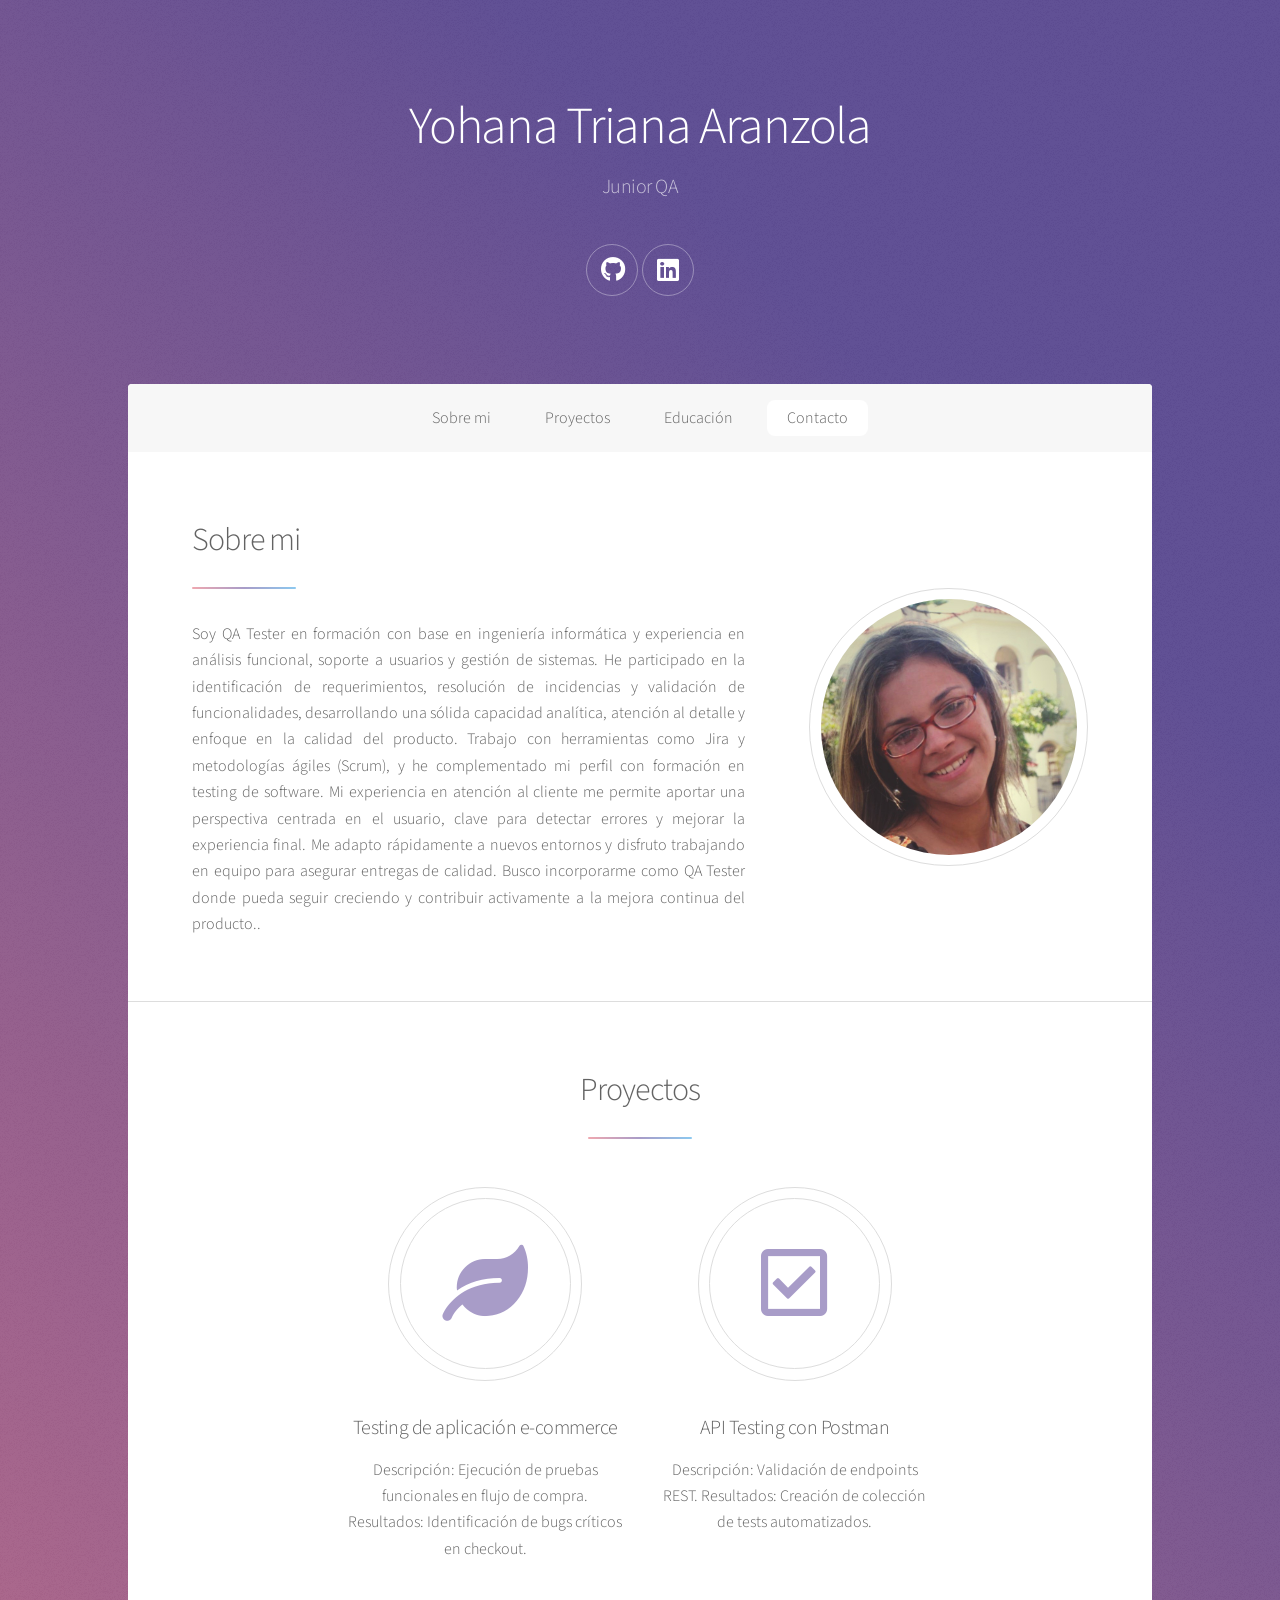
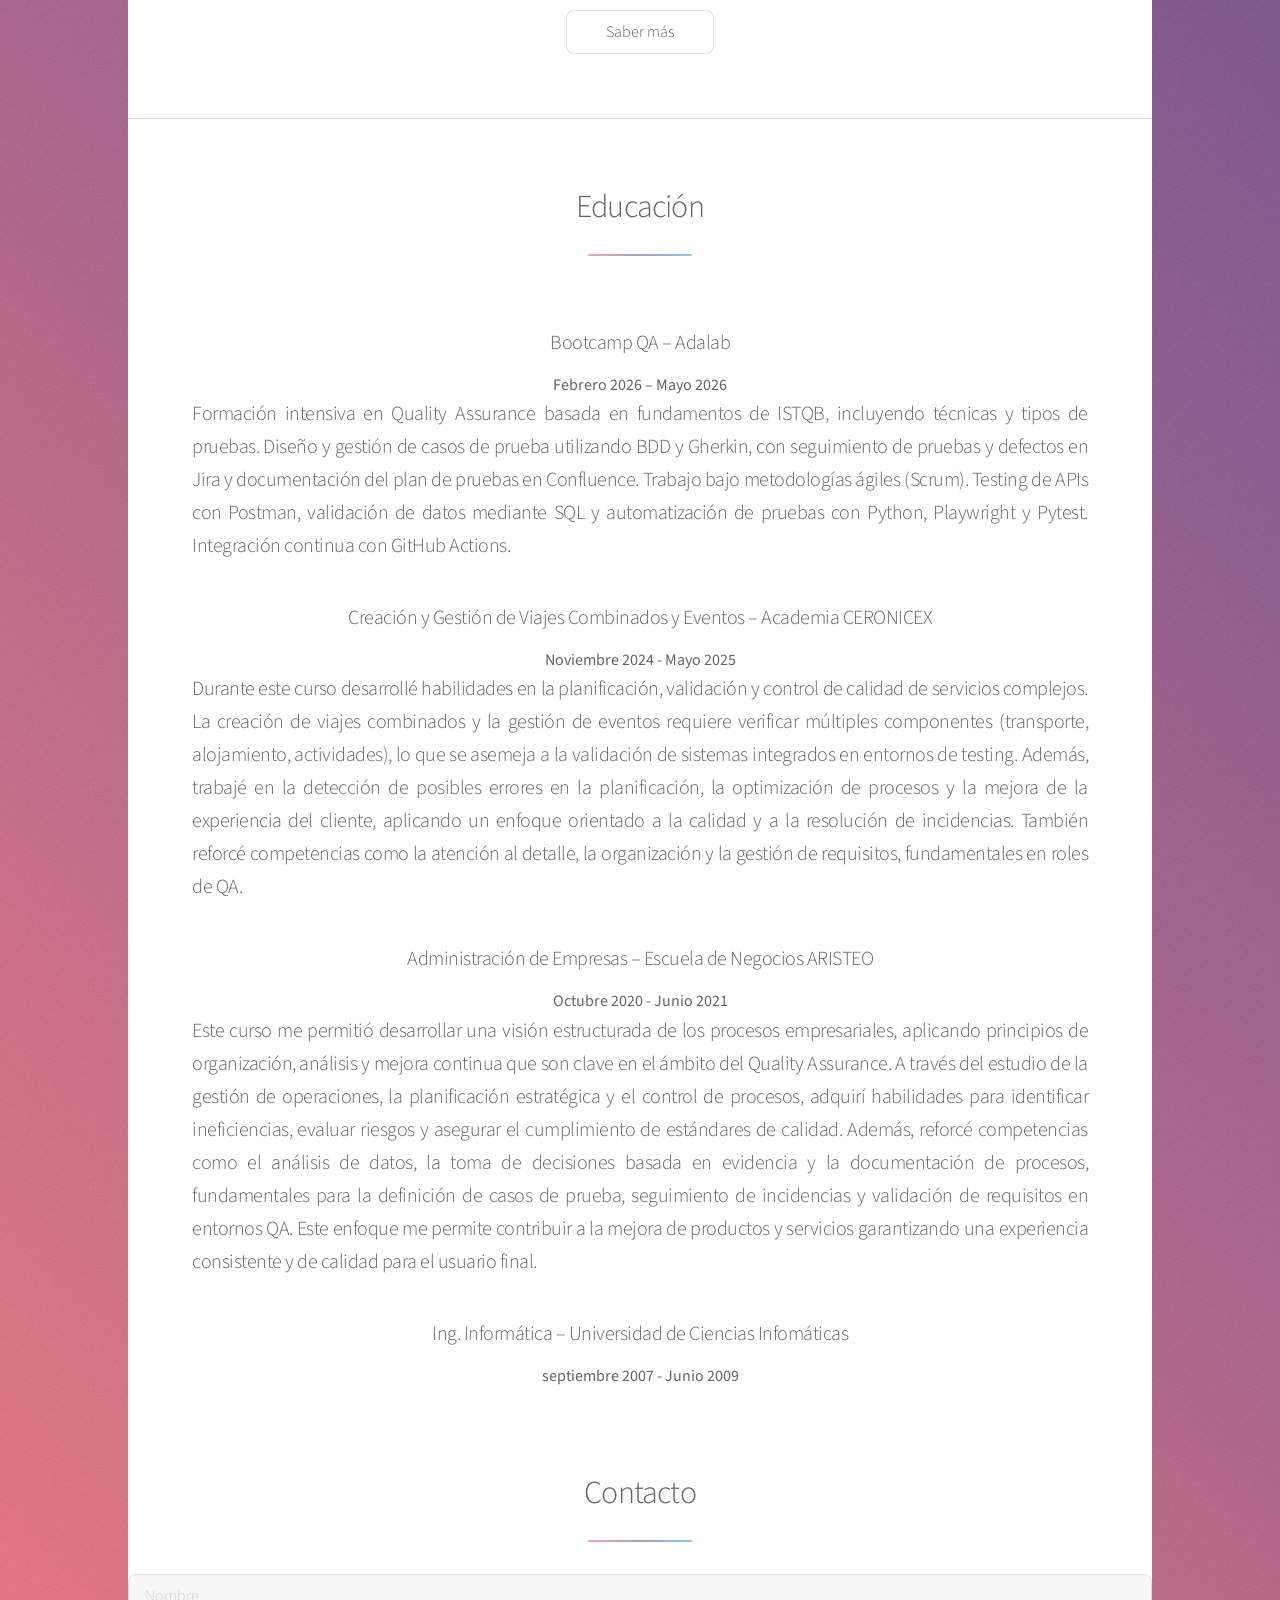
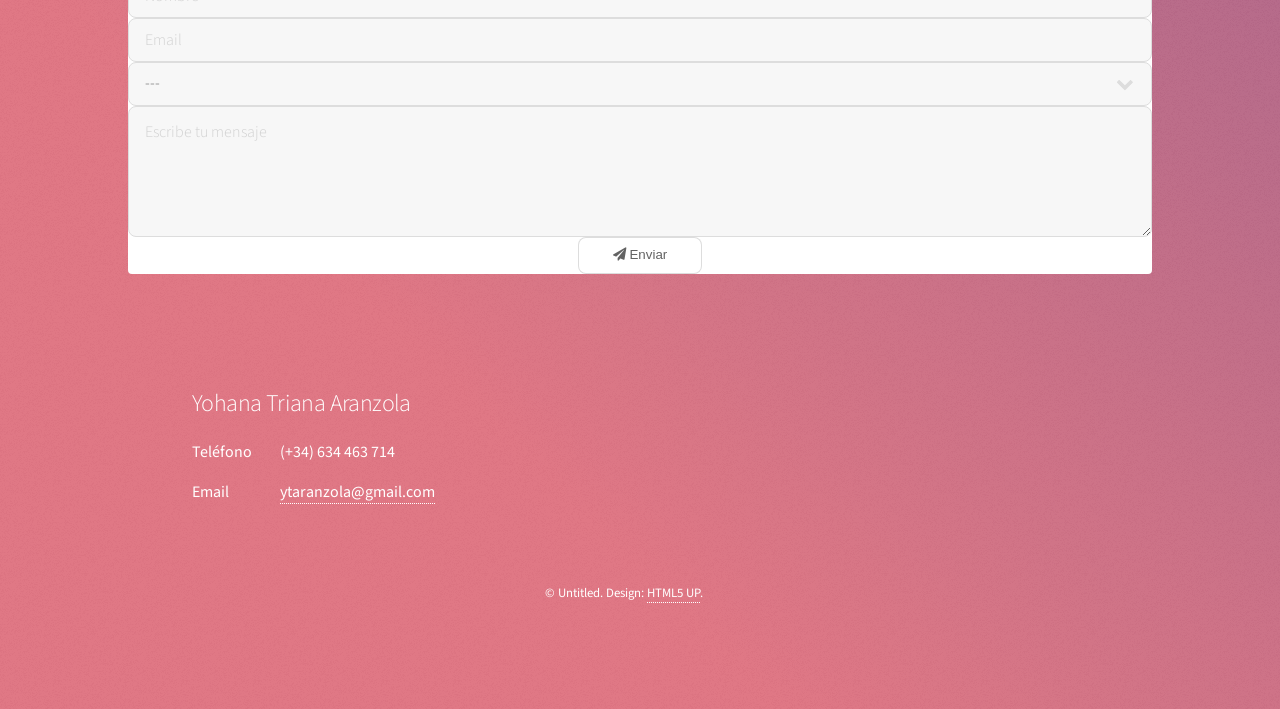
<file: index.html>
<!DOCTYPE HTML>
<!--
	Stellar by HTML5 UP
	html5up.net | @ajlkn
	Free for personal and commercial use under the CCA 3.0 license (html5up.net/license)
-->
<html>
	<head>
		<title>Yohana Triana Aranzola - Portfolio</title>
		<meta charset="utf-8" />
		<meta name="viewport" content="width=device-width, initial-scale=1, user-scalable=no" />
		<link rel="stylesheet" href="assets/css/main.css" />
		<noscript><link rel="stylesheet" href="assets/css/noscript.css" /></noscript>
	</head>
	<body class="is-preload">

		<!-- Wrapper -->
			<div id="wrapper">

				<!-- Header -->
					<header id="header" class="alt">
						
						<h1>Yohana Triana Aranzola</h1>
						<p>Junior QA<br />
						<p>
							<a id="linkgithub" href="https://github.com/Yohana2026" title="GitHub" class="icon brands fa-github alt"
								aria-label="GitHub"></a>
							<a id="linklinkedin" href="https://www.linkedin.com/in/yohanatriana/" title="LinkedIn" class="icon brands fa-linkedin alt"
								aria-label="LinkedIn"></a>
						</p>
					</header>

				<!-- Nav -->
					<nav id="nav">
						<ul>
							<li><a href="#sobremi" class="active">Sobre mi</a></li>
							<li><a href="#proyectos">Proyectos</a></li>
							<li><a href="#educacion">Educación</a></li>
							<li><a href="#contacto">Contacto</a></li>
						</ul>
					</nav>

				<!-- Main -->
					<div id="main">

						<!-- Sobre mi -->
							<section id="sobremi" class="main">
								<div class="spotlight">
									<div class="content">
										<header class="major">
											<h2>Sobre mi</h2>
										</header>
										<p style="text-align: justify;">Soy QA Tester en formación con base en ingeniería informática y experiencia en análisis funcional, soporte a usuarios
											y gestión de sistemas. He participado en la identificación de requerimientos, resolución de incidencias y validación
											de funcionalidades, desarrollando una sólida capacidad analítica, atención al detalle y enfoque en la calidad del
											producto. Trabajo con herramientas como Jira y metodologías ágiles (Scrum), y he complementado mi perfil con
											formación en testing de software. Mi experiencia en atención al cliente me permite aportar una perspectiva centrada
											en el usuario, clave para detectar errores y mejorar la experiencia final. Me adapto rápidamente a nuevos entornos y
											disfruto trabajando en equipo para asegurar entregas de calidad. Busco incorporarme como QA Tester donde pueda
											seguir creciendo y contribuir activamente a la mejora continua del producto..</p>
										<!--
											<ul class="actions">
											<li><a href="generic.html" class="button">Saber más</a></li>
										</ul>
										-->
									</div>
									<span class="image"><img src="images/pic01.jpg" alt="" /></span>
								</div>
							</section>

						<!-- First Section -->
							<section id="proyectos" class="main special">
								<header class="major">
									<h2>Proyectos</h2>
								</header>
								<ul class="features">
									<li>
										<span class="icon solid major style3 fa-leaf"></span>
										<h3>Testing de aplicación e-commerce</h3>
										<p>Descripción: Ejecución de pruebas funcionales en flujo de compra.
										
										Resultados: Identificación de bugs críticos en checkout.</p>
									</li>
									<li>
										<span class="icon major style3 far fa-check-square"></span>
										<h3>API Testing con Postman</h3>
										<p>Descripción: Validación de endpoints REST.
										
											Resultados: Creación de colección de tests automatizados.</p>
									</li>
									<!---
									<li>
										<span class="icon major style5 fa-gem"></span>
										<h3>Dolor nullam</h3>
										<p>Sed lorem amet ipsum dolor et amet nullam consequat a feugiat consequat tempus veroeros sed consequat.</p>
									</li>
								-->
									
								</ul>
								<footer class="major">
									<ul class="actions special">
										<li><a href="generic.html" class="button">Saber más</a></li>
									</ul>
								</footer>
							</section>

						<!-- Second Section -->
							<section id="educacion" class="main special">
								<header class="major">
									<h2>Educación</h2>
									<!--
									<p>Donec imperdiet consequat consequat. Suspendisse feugiat congue<br />
									posuere. Nulla massa urna, fermentum eget quam aliquet.</p>
								</header>
								<ul class="statistics">
									<li class="style1">
										<span class="icon solid fa-code-branch"></span>
										<strong>5,120</strong> Etiam
									</li>
									<li class="style2">
										<span class="icon fa-folder-open"></span>
										<strong>8,192</strong> Magna
									</li>
									<li class="style3">
										<span class="icon solid fa-signal"></span>
										<strong>2,048</strong> Tempus
									</li>
									<li class="style4">
										<span class="icon solid fa-laptop"></span>
										<strong>4,096</strong> Aliquam
									</li>
									<li class="style5">
										<span class="icon fa-gem"></span>
										<strong>1,024</strong> Nullam
									</li>
								</ul>
							-->
							
								<p class="content"></p> 
									<h3>Bootcamp QA – Adalab</h3><strong>Febrero 2026 – Mayo 2026</strong>
									<p style="text-align: justify;">Formación intensiva en Quality Assurance basada en fundamentos de ISTQB, incluyendo técnicas y tipos de pruebas.
										Diseño y gestión de casos de prueba utilizando BDD y Gherkin, con seguimiento de pruebas y defectos en Jira y
										documentación del plan de pruebas en Confluence. Trabajo bajo metodologías ágiles (Scrum). Testing de APIs con
										Postman, validación de datos mediante SQL y automatización de pruebas con Python, Playwright y Pytest. Integración
										continua con GitHub Actions.
									</p>
									<h3>Creación y Gestión de Viajes Combinados y Eventos – Academia CERONICEX</h3><strong>Noviembre 2024 - Mayo 2025</strong>
									<p style="text-align: justify;">Durante este curso desarrollé habilidades en la planificación, validación y control de calidad de servicios
										complejos. La creación de viajes combinados y la gestión de eventos requiere verificar múltiples componentes
										(transporte, alojamiento, actividades), lo que se asemeja a la validación de sistemas integrados en entornos de
										testing. Además, trabajé en la detección de posibles errores en la planificación, la optimización de procesos y la
										mejora de la experiencia del cliente, aplicando un enfoque orientado a la calidad y a la resolución de incidencias.
										También reforcé competencias como la atención al detalle, la organización y la gestión de requisitos, fundamentales
										en roles de QA.
									</p>
									<h3>Administración de Empresas – Escuela de Negocios ARISTEO</h3><strong>Octubre 2020 - Junio 2021</strong>
									<p style="text-align: justify;">Este curso me permitió desarrollar una visión estructurada de los procesos empresariales, aplicando principios de
										organización, análisis y mejora continua que son clave en el ámbito del Quality Assurance. A través del estudio de
										la gestión de operaciones, la planificación estratégica y el control de procesos, adquirí habilidades para
										identificar ineficiencias, evaluar riesgos y asegurar el cumplimiento de estándares de calidad. Además, reforcé
										competencias como el análisis de datos, la toma de decisiones basada en evidencia y la documentación de procesos,
										fundamentales para la definición de casos de prueba, seguimiento de incidencias y validación de requisitos en
										entornos QA. Este enfoque me permite contribuir a la mejora de productos y servicios garantizando una experiencia
										consistente y de calidad para el usuario final.
									</p>
									<h3>Ing. Informática – Universidad de Ciencias Infomáticas</h3><strong> septiembre 2007 - Junio 2009
								</p>
                <!--
								<footer class="major">
									<ul class="actions special">
										<li><a href="generic.html" class="button">Saber más</a></li>
									</ul>
								</footer>
                -->
							
								
							</section>

						<!-- Get Started -->
							<section id="contacto" class="main special">
								<header class="major">
									<h2>Contacto</h2>
									<form id="contactForm" onsubmit="return enviarFormulario(event)">
										<input id="nombre" type="text" placeholder="Nombre" />
										<input id="email" type="email" placeholder="Email" required />
										<select id="asunto" required>
											<option value="">---</option>
											<option value="info">Información</option>
											<option value="job">Oferta Trabajo</option>
											<option value="other">Otro</option>
										</select>
										<textarea id="mensaje" rows="4" placeholder="Escribe tu mensaje" required maxlength="500"></textarea>
										
										<button id="enviar" type="submit">
											<i class="fa fa-paper-plane"></i> Enviar
										</button>
									</form>
									<p id="formMessage"></p>
								</header>
								<!--footer class="major">
									<ul class="actions special">
										<li><a href="generic.html" class="button primary">Get Started</a></li>
										<li><a href="generic.html" class="button">Learn More</a></li>
									</ul>
								</footer>-->
							</section>

					</div>

				<!-- Footer -->
					<footer id="footer">
						<!--
						<section>
							<h2>Aliquam sed mauris</h2>
							<p>Sed lorem ipsum dolor sit amet et nullam consequat feugiat consequat magna adipiscing tempus etiam dolore veroeros. eget dapibus mauris. Cras aliquet, nisl ut viverra sollicitudin, ligula erat egestas velit, vitae tincidunt odio.</p>
							<ul class="actions">
								<li><a href="generic.html" class="button">Learn More</a></li>
							</ul>
						</section>
						-->
						<section>
							<h2>Yohana Triana Aranzola</h2>
							<dl class="alt">
								<dt>Teléfono</dt>
								<dd>(+34) 634 463 714</dd>
								<dt>Email</dt>
								<dd><a href="#">ytaranzola@gmail.com</a></dd>
							</dl>
							<!--
							<ul class="icons">
								<li><a href="#" class="icon brands fa-twitter alt"><span class="label">Twitter</span></a></li>
								<li><a href="#" class="icon brands fa-facebook-f alt"><span class="label">Facebook</span></a></li>
								<li><a href="#" class="icon brands fa-instagram alt"><span class="label">Instagram</span></a></li>
								<li><a href="#" class="icon brands fa-github alt"><span class="label">GitHub</span></a></li>
								<li><a href="#" class="icon brands fa-dribbble alt"><span class="label">Dribbble</span></a></li>
							</ul>
							-->
						</section>
						<p class="copyright">&copy; Untitled. Design: <a href="https://html5up.net">HTML5 UP</a>.</p>
					</footer>

			</div>

		<!-- Scripts -->
		    <script src="script.js" defer></script>
			<script src="assets/js/jquery.min.js"></script>
			<script src="assets/js/jquery.scrollex.min.js"></script>
			<script src="assets/js/jquery.scrolly.min.js"></script>
			<script src="assets/js/browser.min.js"></script>
			<script src="assets/js/breakpoints.min.js"></script>
			<script src="assets/js/util.js"></script>
			<script src="assets/js/main.js"></script>

	</body>
</html>
</file>
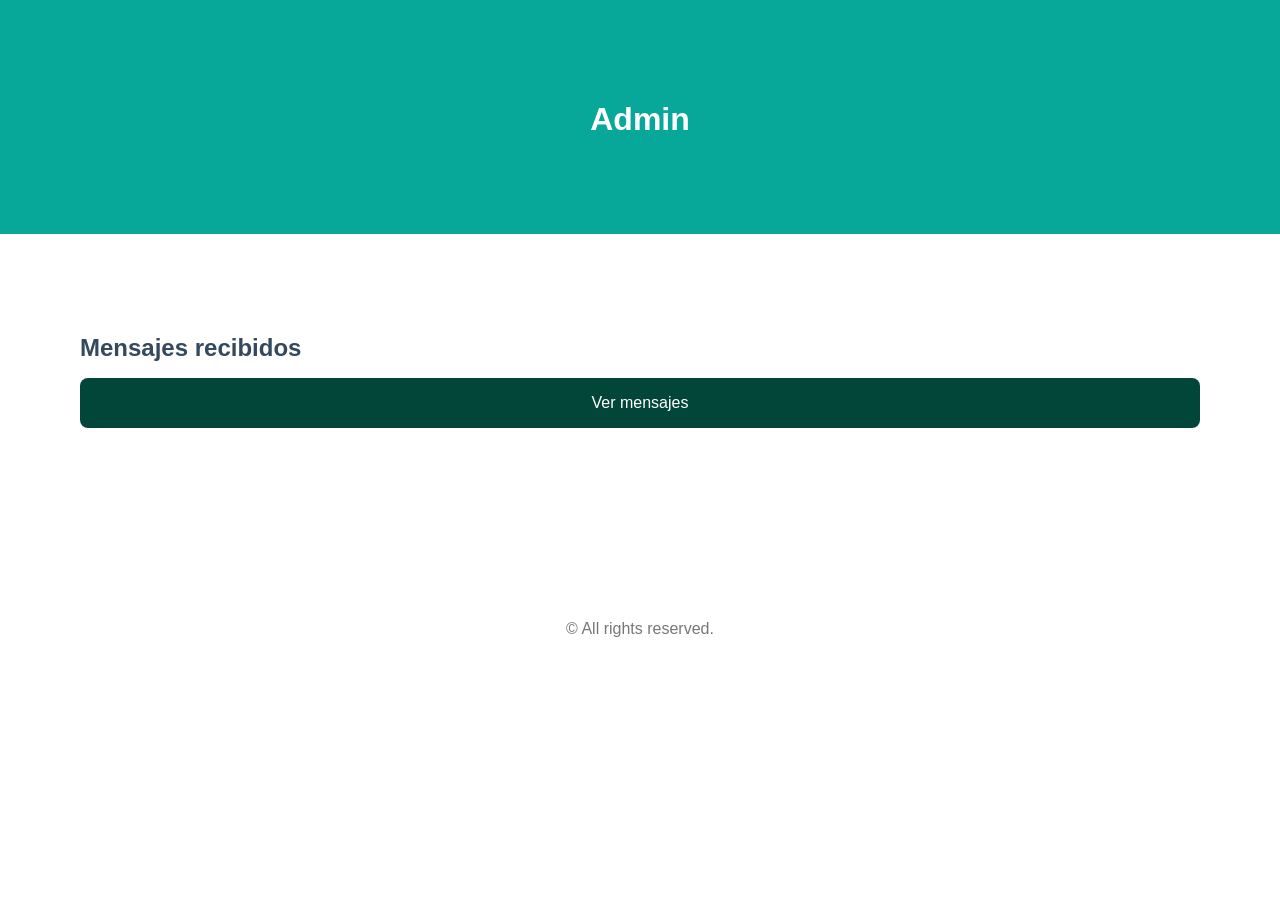
<file: admin.html>
<!DOCTYPE html>
<html lang="es">
<head>
  <meta charset="UTF-8">
  <title>Admin - Mensajes</title>
  <link rel="stylesheet" href="style test.css">
</head>
<body>

<header>
  <h1>Admin</h1>
</header>

<main>
  <section id="admin">
    <h2>Mensajes recibidos</h2>
    <button id="verMensajes" onclick="mostrarDatos()">Ver mensajes</button>

    <table id="formsTable">

    </table>

    <p id="status"></p>
  </section>
</main>

<footer>
    <p>&copy; All rights reserved.</p>
</footer>

<script src="script.js"></script>

</body>
</html>
</file>
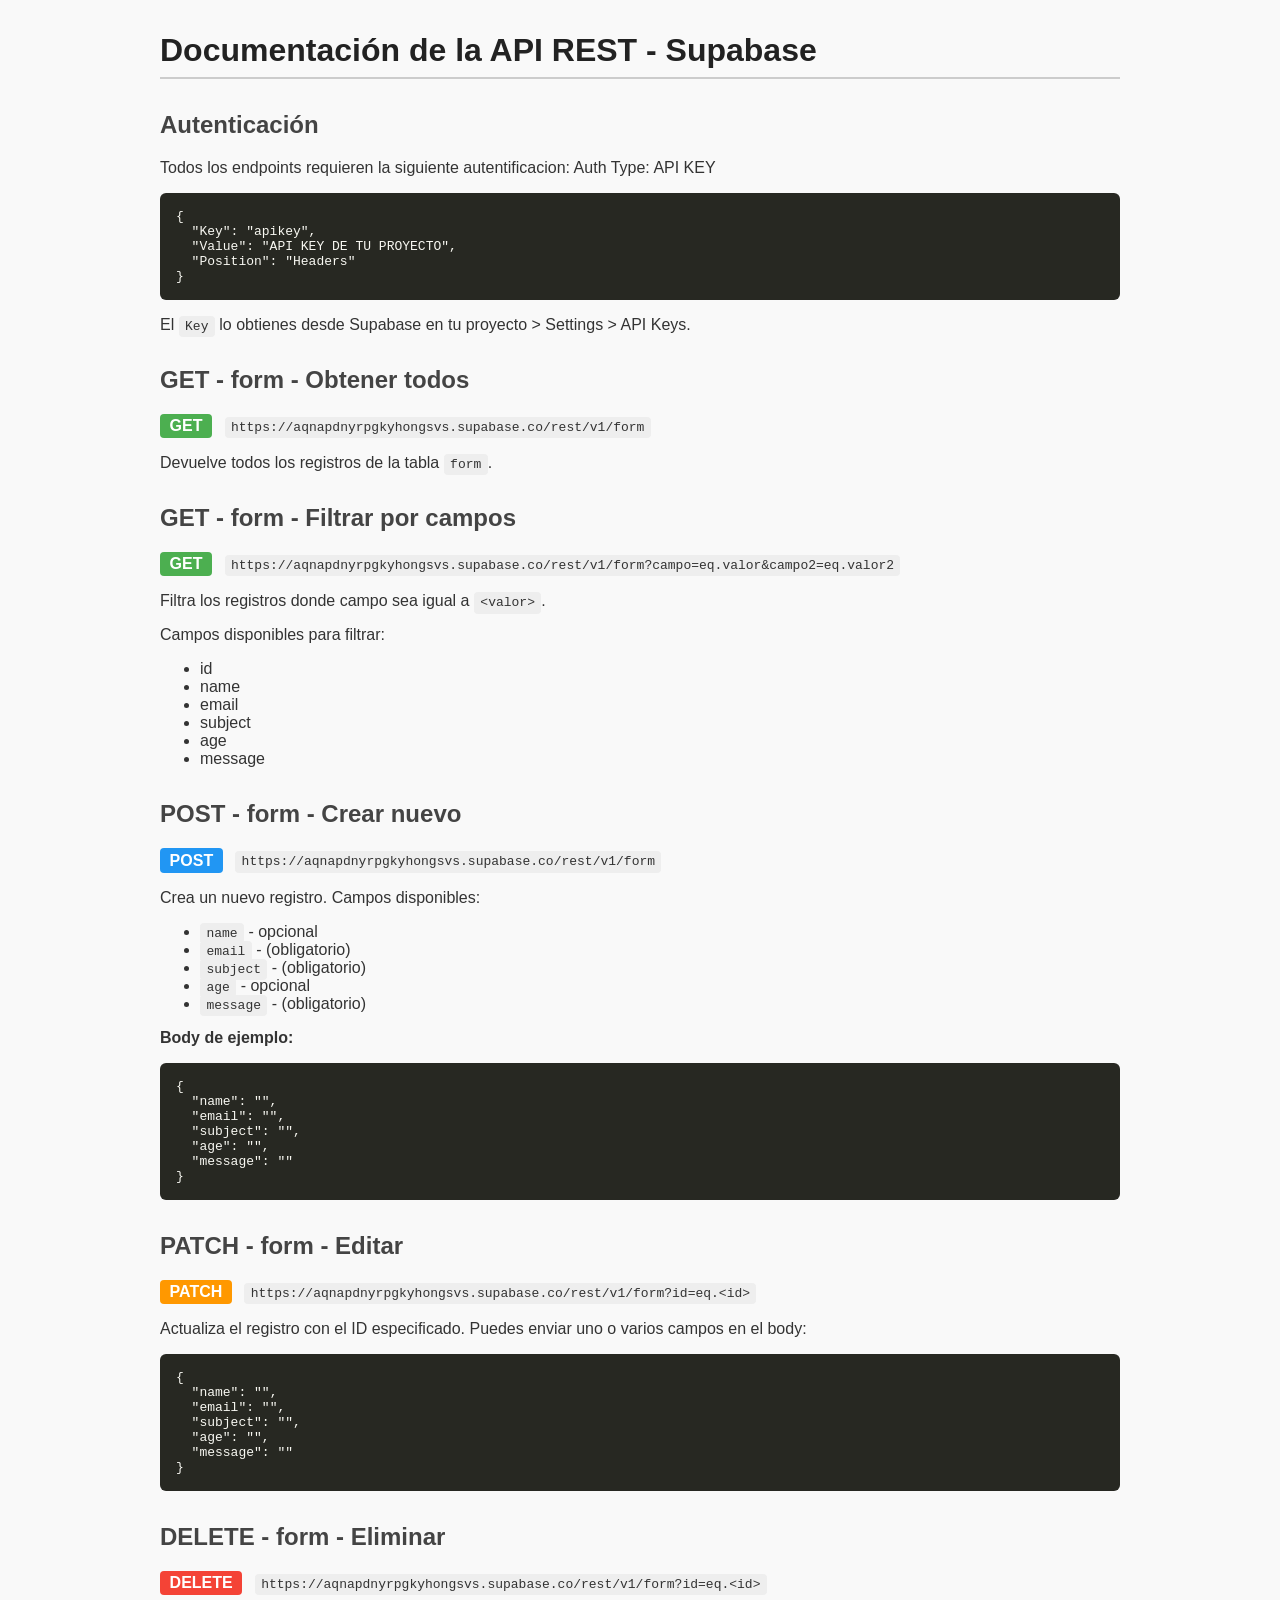
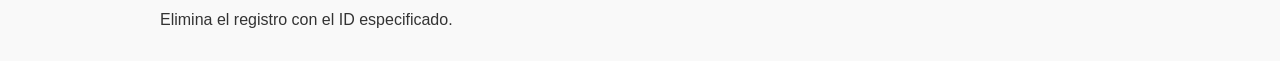
<file: apidoc.html>
<!DOCTYPE html>
<!-- saved from url=(0067)https://bootcamp-qa.github.io/ReportGenerator/documentacionapi.html -->
<html lang="es"><head><meta http-equiv="Content-Type" content="text/html; charset=UTF-8">
  
  <title>Documentación API Supabase</title>
  <style>
    body {
      font-family: 'Segoe UI', sans-serif;
      margin: 2rem auto;
      max-width: 960px;
      background: #f9f9f9;
      color: #333;
    }
    h1 { color: #222; border-bottom: 2px solid #ccc; padding-bottom: 0.5rem; }
    h2 { margin-top: 2rem; color: #444; }
    code { background: #eee; padding: 0.2rem 0.4rem; border-radius: 4px; }
    pre {
      background: #272822;
      color: #f8f8f2;
      padding: 1rem;
      border-radius: 6px;
      overflow-x: auto;
    }
    .method {
      display: inline-block;
      font-weight: bold;
      padding: 0.2rem 0.6rem;
      border-radius: 4px;
      margin-right: 0.5rem;
      color: white;
    }
    .GET { background: #4caf50; }
    .POST { background: #2196f3; }
    .PATCH { background: #ff9800; }
    .DELETE { background: #f44336; }

    label {
      display: block;
      margin-top: 1rem;
      font-weight: bold;
    }
    input[type=text] {
      width: 100%;
      padding: 0.5rem;
      font-size: 1rem;
      margin-top: 0.3rem;
      box-sizing: border-box;
    }
    button {
      margin-top: 1.5rem;
      padding: 0.6rem 1rem;
      font-size: 1rem;
      cursor: pointer;
    }
  </style>
</head>
<body>

<h1>Documentación de la API REST - Supabase</h1>

<form id="form" onsubmit="return false;" style="display: none;">
  <label for="tableName">Nombre de la tabla:</label>
  <input type="text" id="tableName" placeholder="clientes" required="">

  <label for="columns">Columnas (separadas por coma, * indica obligatorio):</label>
  <input type="text" id="columns" placeholder="nombre, telefono*, correo*" required="">

  <label for="baseUrl">Base URL:</label>
  <input type="text" id="baseUrl" placeholder="https://proyecto.supabase.co" required="">

  <button onclick="generate()">GENERAR DOCUMENTACION API</button>
</form>

<!-- Aquí pondremos la documentación generada -->
<div id="docs" style="margin-top:2rem;">
        <h2>Autenticación</h2>
    <p>Todos los endpoints requieren la siguiente autentificacion: Auth Type: API KEY</p>
    <pre>{
  "Key": "apikey",
  "Value": "API KEY DE TU PROYECTO",
  "Position": "Headers"
}</pre>
    <p>El <code>Key</code> lo obtienes desde Supabase en tu proyecto &gt; Settings &gt; API Keys.</p>
  
    <h2>GET - form - Obtener todos </h2>
    <p><span class="method GET">GET</span> <code>https://aqnapdnyrpgkyhongsvs.supabase.co/rest/v1/form</code></p>
    <p>Devuelve todos los registros de la tabla <code>form</code>.</p>

    <h2>GET - form - Filtrar por campos</h2>
    <p><span class="method GET">GET</span> <code>https://aqnapdnyrpgkyhongsvs.supabase.co/rest/v1/form?campo=eq.valor&amp;campo2=eq.valor2</code></p>
    <p>Filtra los registros donde campo sea igual a <code>&lt;valor&gt;</code>.</p>
    <p>Campos disponibles para filtrar:</p>
    <ul>
      <li>id</li><li>name</li><li>email</li><li>subject</li><li>age</li><li>message</li>
    </ul>

    <h2>POST - form - Crear nuevo</h2>
    <p><span class="method POST">POST</span> <code>https://aqnapdnyrpgkyhongsvs.supabase.co/rest/v1/form</code></p>
    <p>Crea un nuevo registro. Campos disponibles:</p>
    <ul>
      <li><code>name</code> - opcional</li><li><code>email</code> -  (obligatorio)</li><li><code>subject</code> -  (obligatorio)</li><li><code>age</code> - opcional</li><li><code>message</code> -  (obligatorio)</li>
    </ul>
    <p><strong>Body de ejemplo:</strong></p>
    <pre>{
  "name": "",
  "email": "",
  "subject": "",
  "age": "",
  "message": ""
}</pre>

    <h2>PATCH - form - Editar </h2>
    <p><span class="method PATCH">PATCH</span> <code>https://aqnapdnyrpgkyhongsvs.supabase.co/rest/v1/form?id=eq.&lt;id&gt;</code></p>
    <p>Actualiza el registro con el ID especificado. Puedes enviar uno o varios campos en el body:</p>
    <pre>{
  "name": "<nuevo string="">",
  "email": "<nuevo string="">",
  "subject": "<nuevo string="">",
  "age": "<nuevo string="">",
  "message": "<nuevo string="">"
}</nuevo></nuevo></nuevo></nuevo></nuevo></pre>

    <h2>DELETE - form - Eliminar </h2>
    <p><span class="method DELETE">DELETE</span> <code>https://aqnapdnyrpgkyhongsvs.supabase.co/rest/v1/form?id=eq.&lt;id&gt;</code></p>
    <p>Elimina el registro con el ID especificado.</p>


  </div>

<script>
function generate() {
  let tableName = document.getElementById('tableName').value.trim() || 'clientes';
  const columnsRaw = document.getElementById('columns').value.trim();
  const baseUrlRaw = document.getElementById('baseUrl').value.trim() || 'https://<TU_PROYECTO>.supabase.co';

  // Procesar columnas
  const colsArr = columnsRaw.split(',').map(c => c.trim()).filter(c => c.length > 0);

  const columns = colsArr.map(col => {
    let required = false;
    let name = col;
    if (col.endsWith('*')) {
      required = true;
      name = col.slice(0, -1).trim();
    }
    return { name, type: "string", required };
  });

  const baseUrl = `${baseUrlRaw}/rest/v1/${tableName}`;

  function generatePostBody() {
    const obj = {};
    columns.forEach(col => {
      if (col.name !== "id") {
        obj[col.name] = "";
      }
    });
    return JSON.stringify(obj, null, 2);
  }

  function generatePatchBody() {
    const obj = {};
    columns.forEach(col => {
      if (col.name !== "id") {
        obj[col.name] = `<nuevo ${col.type}>`;
      }
    });
    return JSON.stringify(obj, null, 2);
  }

  // Construir el HTML para la documentación
  let html = `
        <h2>Autenticación</h2>
    <p>Todos los endpoints requieren la siguiente autentificacion: Auth Type: API KEY</p>
    <pre>{
  "Key": "apikey",
  "Value": "API KEY DE TU PROYECTO",
  "Position": "Headers"
}</pre>
    <p>El <code>Key</code> lo obtienes desde Supabase en tu proyecto &gt; Settings &gt; API Keys.</p>
  
    <h2>GET - ${tableName} - Obtener todos </h2>
    <p><span class="method GET">GET</span> <code>${baseUrl}</code></p>
    <p>Devuelve todos los registros de la tabla <code>${tableName}</code>.</p>

    <h2>GET - ${tableName} - Filtrar por campos</h2>
    <p><span class="method GET">GET</span> <code>${baseUrl}?campo=eq.valor&campo2=eq.valor2</code></p>
    <p>Filtra los registros donde campo sea igual a <code>&lt;valor&gt;</code>.</p>
    <p>Campos disponibles para filtrar:</p>
    <ul>
      ${columns.map(col => `<li>${col.name}</li>`).join('')}
    </ul>

    <h2>POST - ${tableName} - Crear nuevo</h2>
    <p><span class="method POST">POST</span> <code>${baseUrl}</code></p>
    <p>Crea un nuevo registro. Campos disponibles:</p>
    <ul>
      ${columns.filter(c => c.name !== 'id').map(col => `<li><code>${col.name}</code> - ${col.required ? " (obligatorio)" : "opcional"}</li>`).join('')}
    </ul>
    <p><strong>Body de ejemplo:</strong></p>
    <pre>${generatePostBody()}</pre>

    <h2>PATCH - ${tableName} - Editar </h2>
    <p><span class="method PATCH">PATCH</span> <code>${baseUrl}?id=eq.&lt;id&gt;</code></p>
    <p>Actualiza el registro con el ID especificado. Puedes enviar uno o varios campos en el body:</p>
    <pre>${generatePatchBody()}</pre>

    <h2>DELETE - ${tableName} - Eliminar </h2>
    <p><span class="method DELETE">DELETE</span> <code>${baseUrl}?id=eq.&lt;id&gt;</code></p>
    <p>Elimina el registro con el ID especificado.</p>


  `;

  document.getElementById('docs').innerHTML = html;
   document.getElementById('form').style.display = 'none';
  
}


</script>




</body></html>
</file>
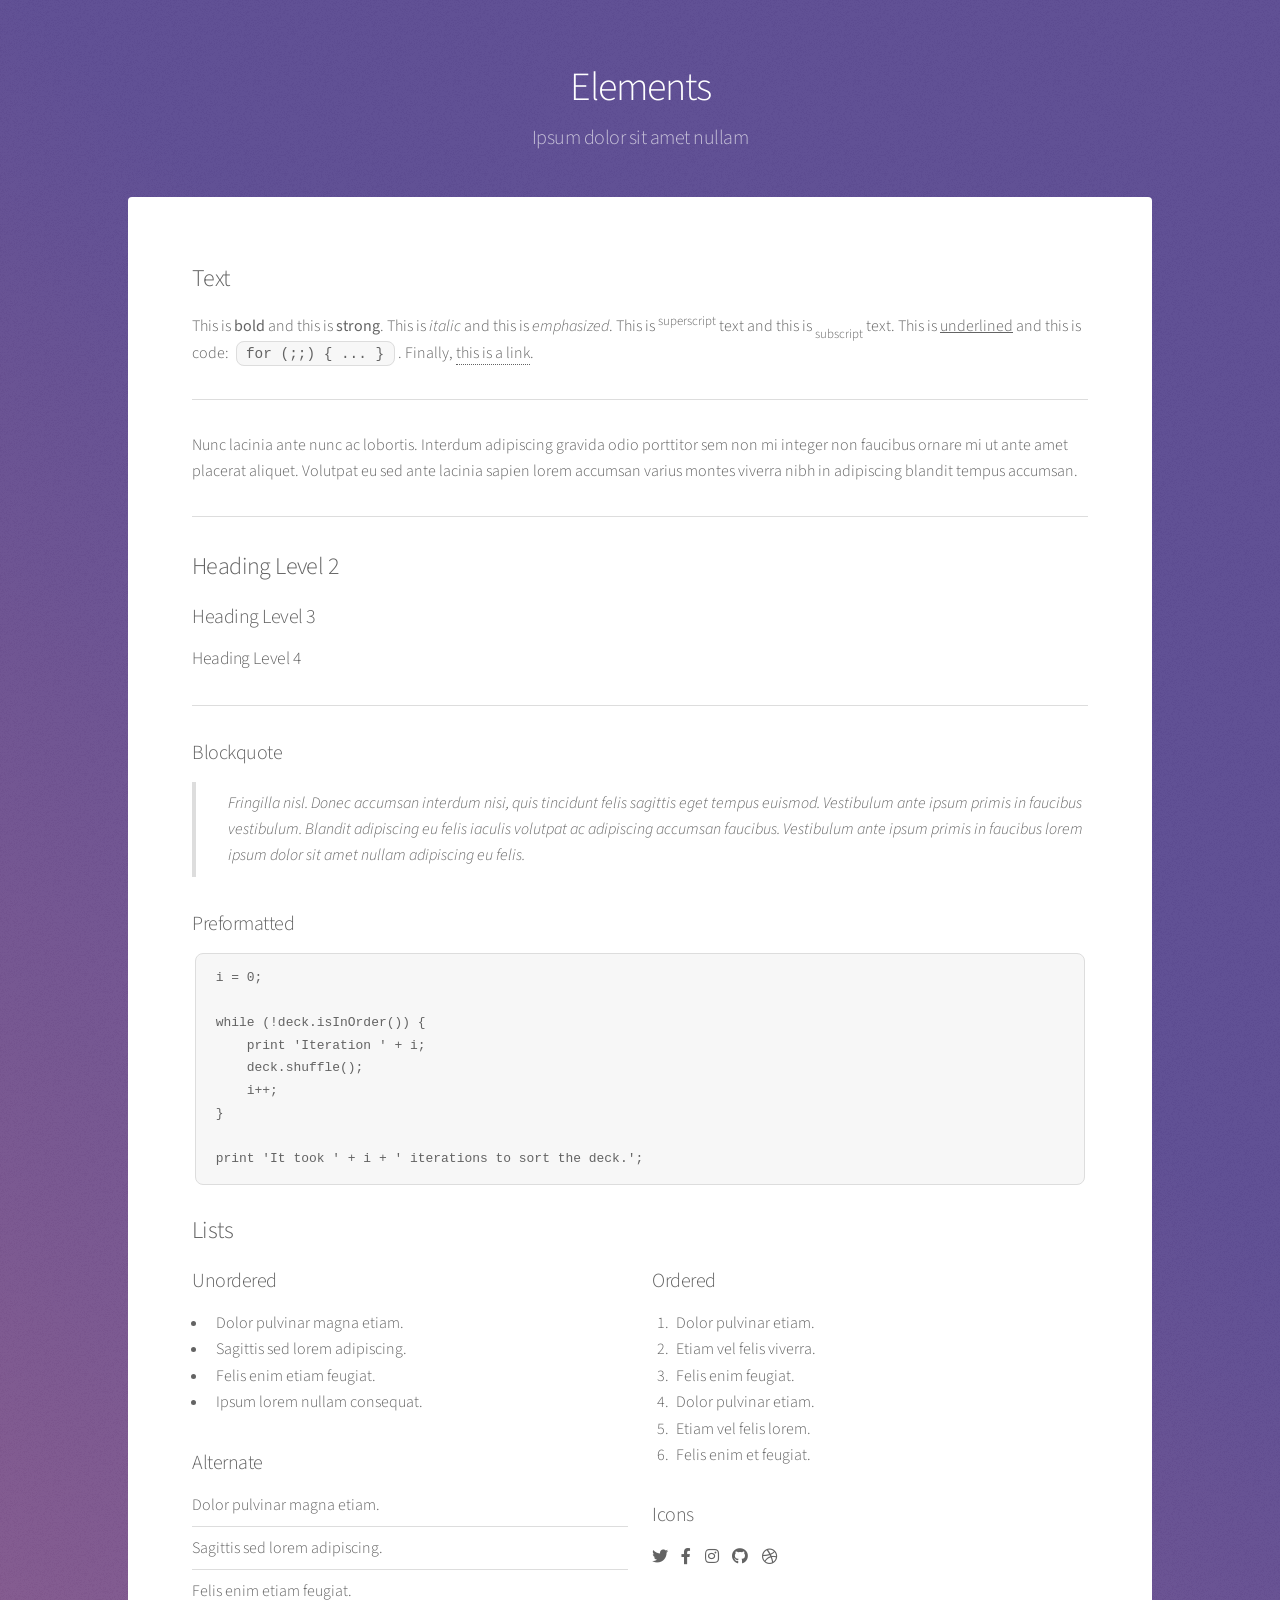
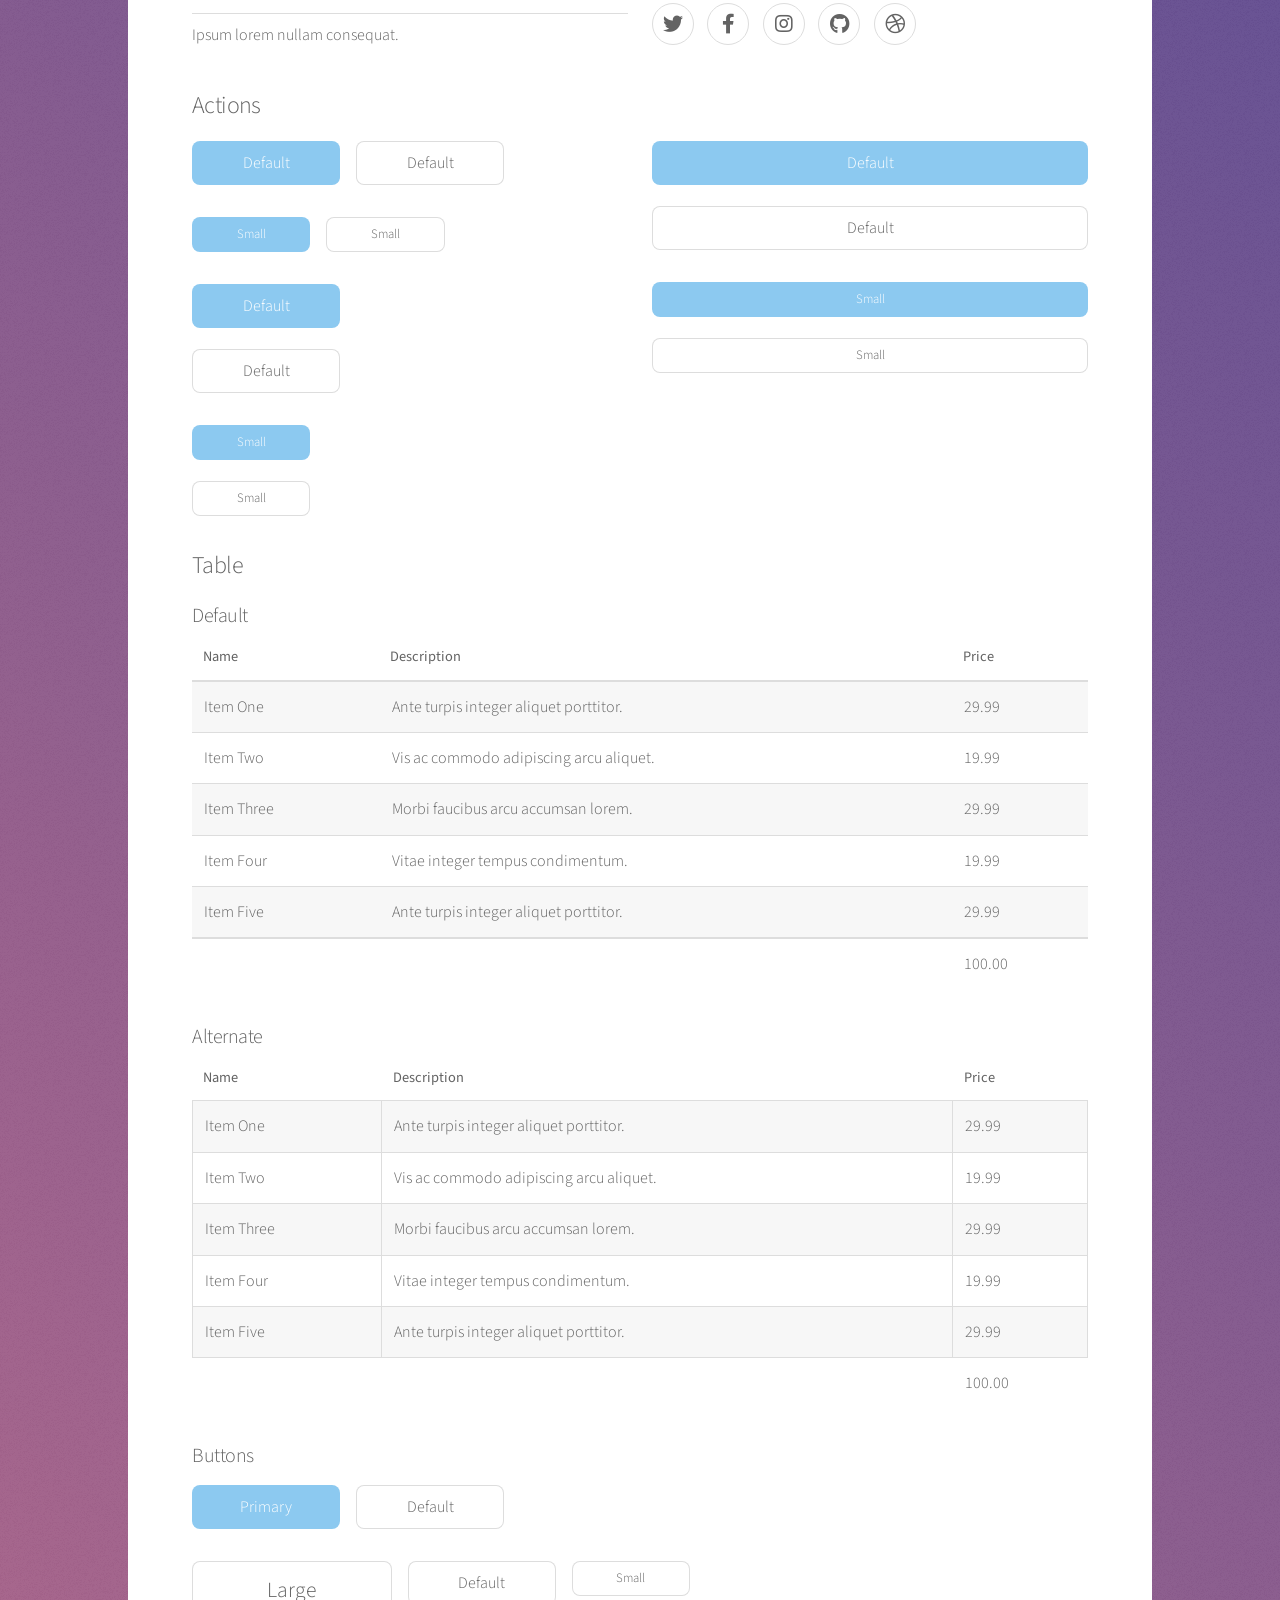
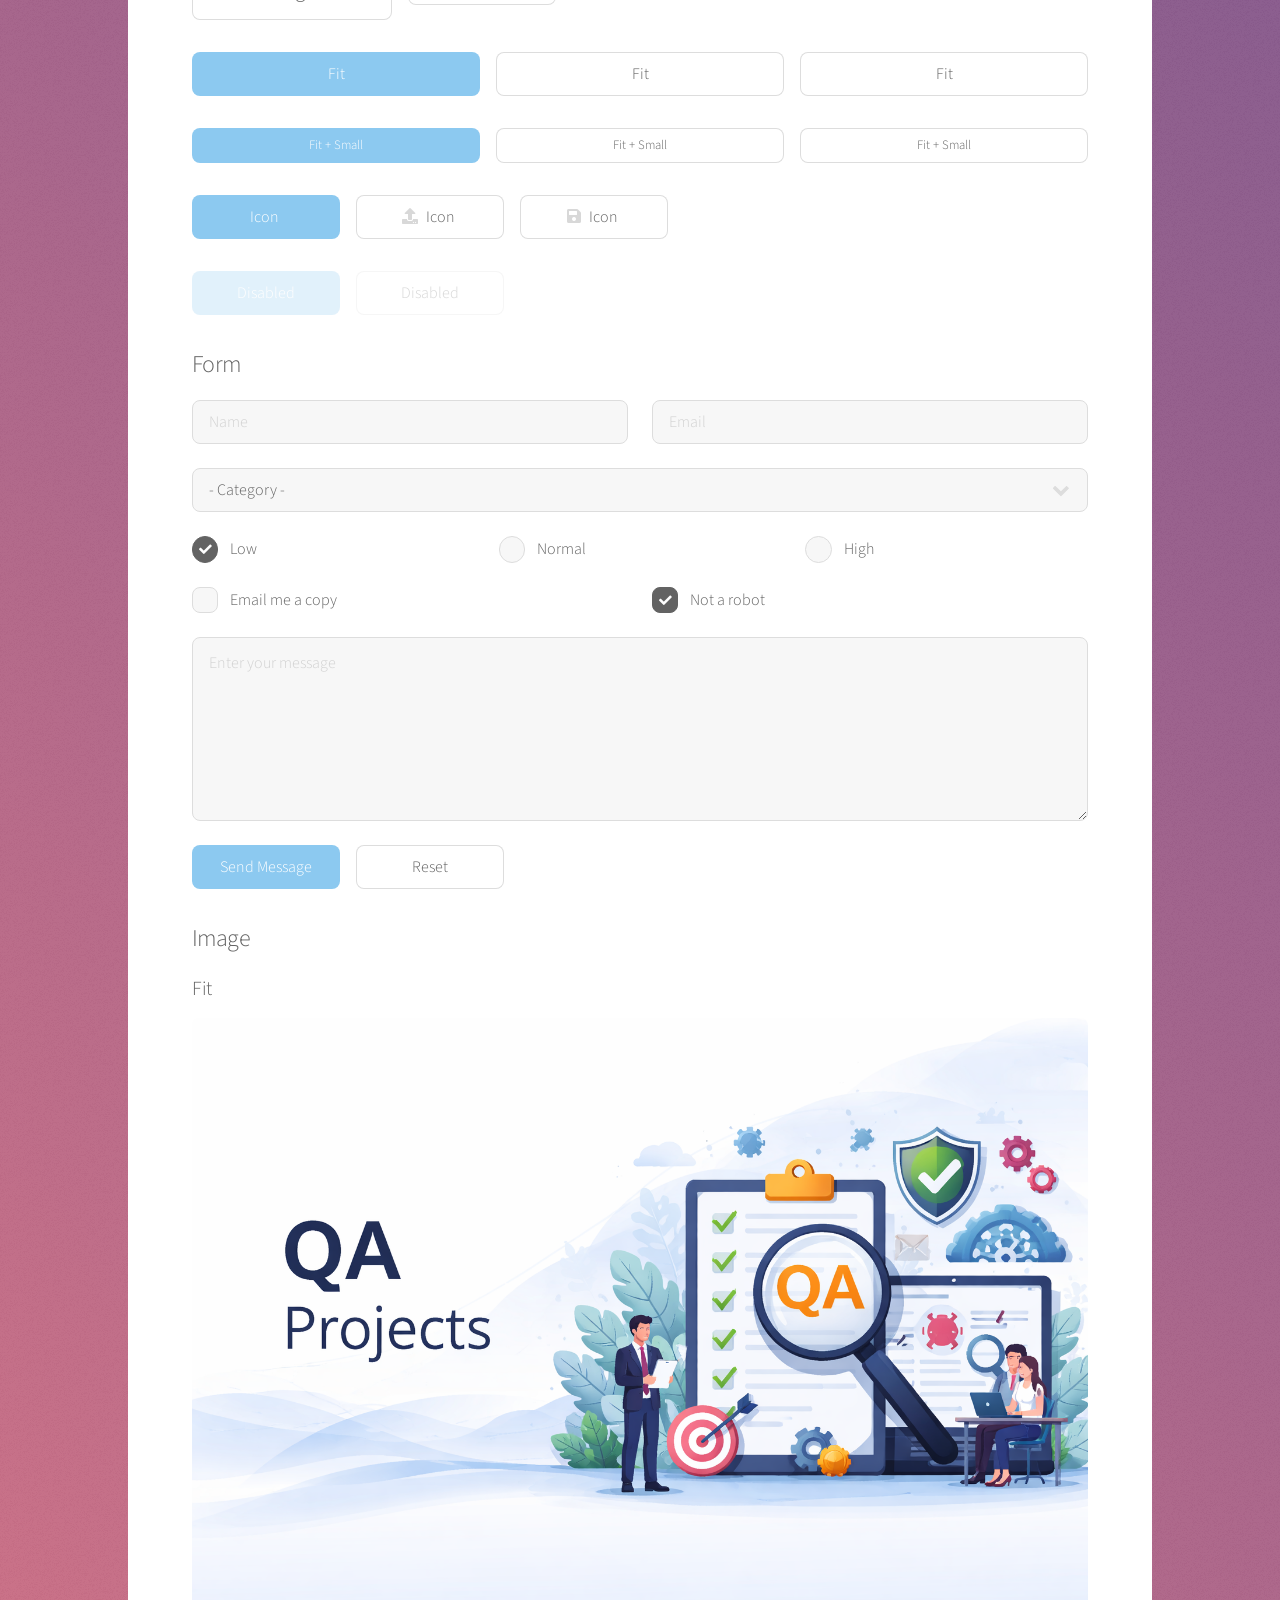
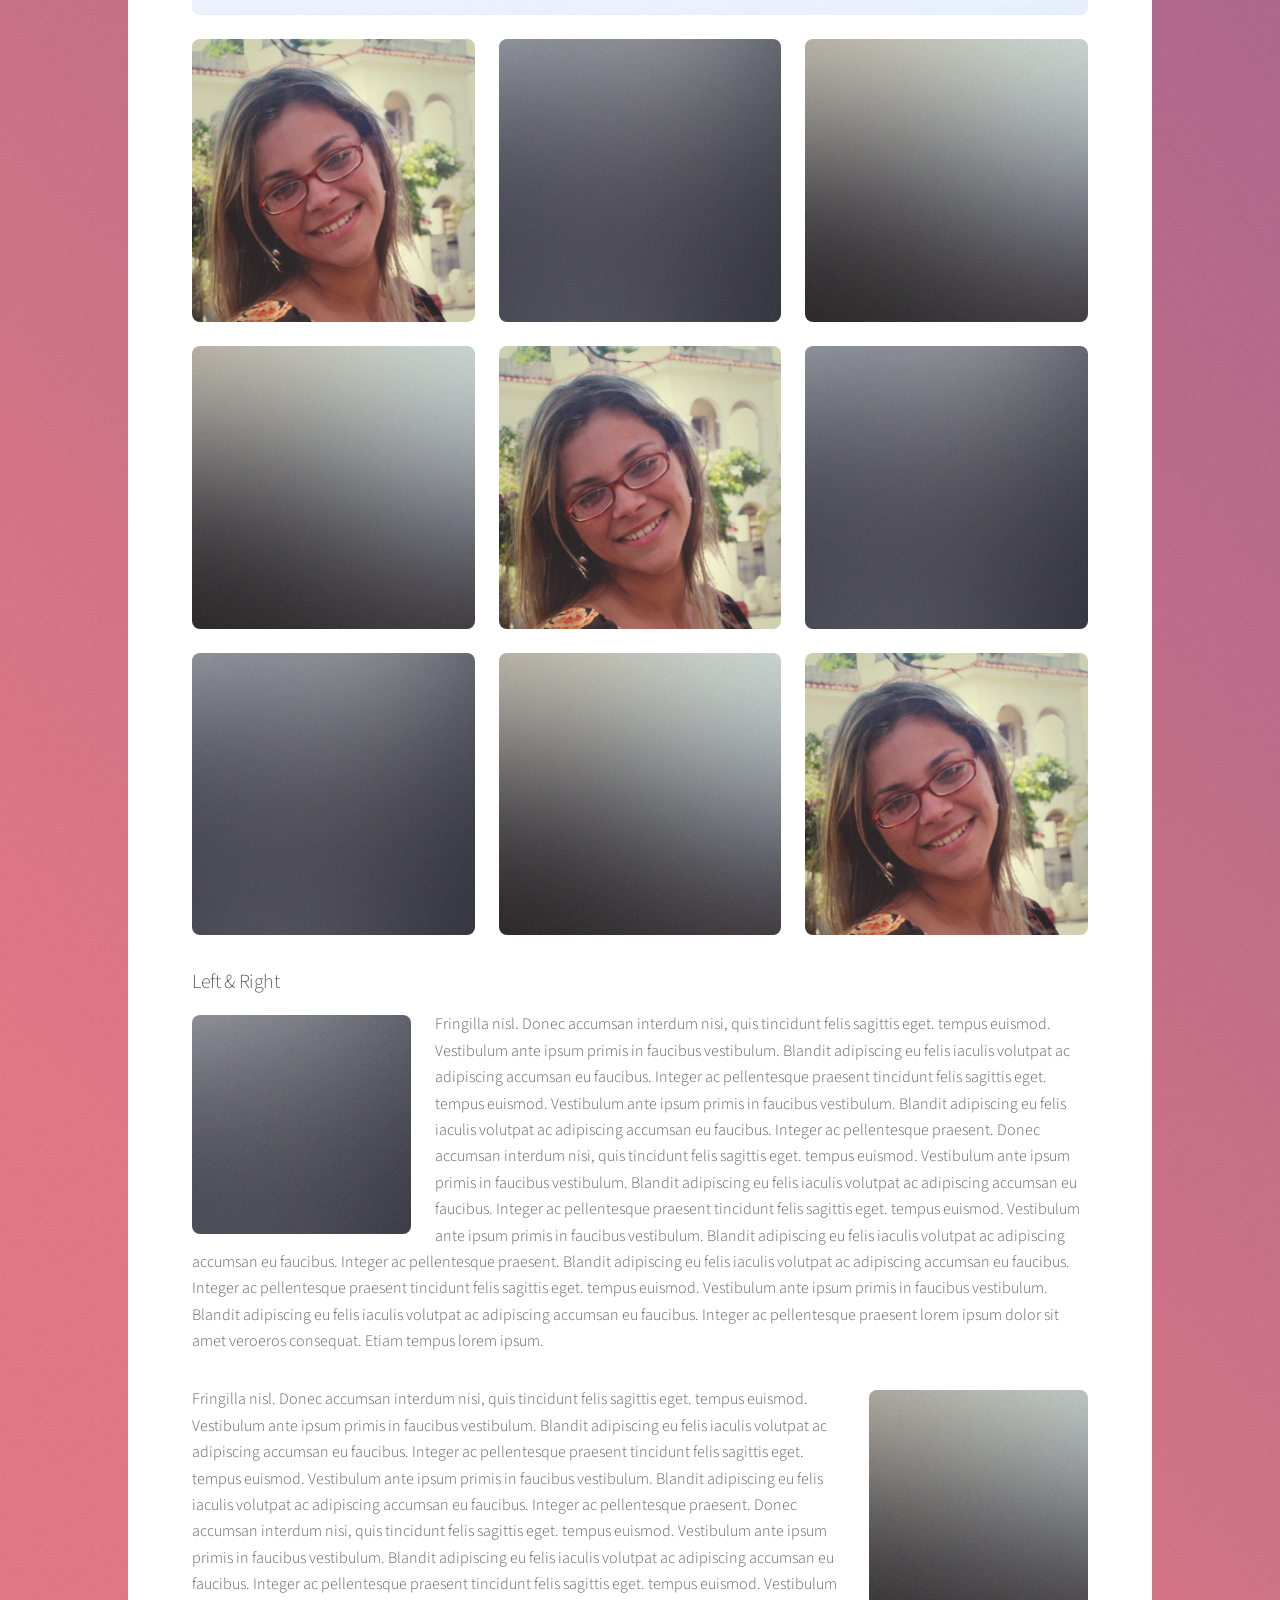
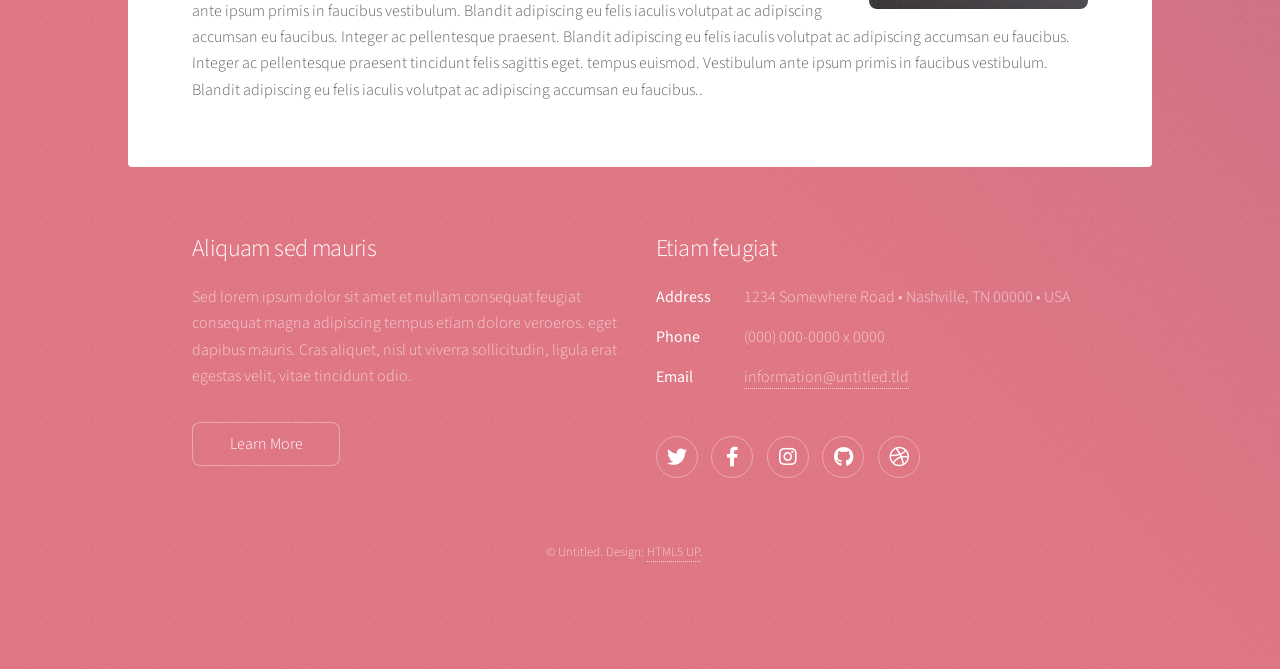
<file: elements.html>
<!DOCTYPE HTML>
<!--
	Stellar by HTML5 UP
	html5up.net | @ajlkn
	Free for personal and commercial use under the CCA 3.0 license (html5up.net/license)
-->
<html>
	<head>
		<title>Elements - Stellar by HTML5 UP</title>
		<meta charset="utf-8" />
		<meta name="viewport" content="width=device-width, initial-scale=1, user-scalable=no" />
		<link rel="stylesheet" href="assets/css/main.css" />
		<noscript><link rel="stylesheet" href="assets/css/noscript.css" /></noscript>
	</head>
	<body class="is-preload">

		<!-- Wrapper -->
			<div id="wrapper">

				<!-- Header -->
					<header id="header">
						<h1>Elements</h1>
						<p>Ipsum dolor sit amet nullam</p>
					</header>

				<!-- Main -->
					<div id="main">

						<!-- Content -->
							<section id="content" class="main">

								<!-- Text -->
									<section>
										<h2>Text</h2>
										<p>This is <b>bold</b> and this is <strong>strong</strong>. This is <i>italic</i> and this is <em>emphasized</em>.
										This is <sup>superscript</sup> text and this is <sub>subscript</sub> text.
										This is <u>underlined</u> and this is code: <code>for (;;) { ... }</code>. Finally, <a href="#">this is a link</a>.</p>
										<hr />
										<p>Nunc lacinia ante nunc ac lobortis. Interdum adipiscing gravida odio porttitor sem non mi integer non faucibus ornare mi ut ante amet placerat aliquet. Volutpat eu sed ante lacinia sapien lorem accumsan varius montes viverra nibh in adipiscing blandit tempus accumsan.</p>
										<hr />
										<h2>Heading Level 2</h2>
										<h3>Heading Level 3</h3>
										<h4>Heading Level 4</h4>
										<hr />
										<h3>Blockquote</h3>
										<blockquote>Fringilla nisl. Donec accumsan interdum nisi, quis tincidunt felis sagittis eget tempus euismod. Vestibulum ante ipsum primis in faucibus vestibulum. Blandit adipiscing eu felis iaculis volutpat ac adipiscing accumsan faucibus. Vestibulum ante ipsum primis in faucibus lorem ipsum dolor sit amet nullam adipiscing eu felis.</blockquote>
										<h3>Preformatted</h3>
										<pre><code>i = 0;

while (!deck.isInOrder()) {
    print 'Iteration ' + i;
    deck.shuffle();
    i++;
}

print 'It took ' + i + ' iterations to sort the deck.';</code></pre>
									</section>

								<!-- Lists -->
									<section>
										<h2>Lists</h2>
										<div class="row">
											<div class="col-6 col-12-medium">
												<h3>Unordered</h3>
												<ul>
													<li>Dolor pulvinar magna etiam.</li>
													<li>Sagittis sed lorem adipiscing.</li>
													<li>Felis enim etiam feugiat.</li>
													<li>Ipsum lorem nullam consequat.</li>
												</ul>
												<h3>Alternate</h3>
												<ul class="alt">
													<li>Dolor pulvinar magna etiam.</li>
													<li>Sagittis sed lorem adipiscing.</li>
													<li>Felis enim etiam feugiat.</li>
													<li>Ipsum lorem nullam consequat.</li>
												</ul>
											</div>
											<div class="col-6 col-12-medium">
												<h3>Ordered</h3>
												<ol>
													<li>Dolor pulvinar etiam.</li>
													<li>Etiam vel felis viverra.</li>
													<li>Felis enim feugiat.</li>
													<li>Dolor pulvinar etiam.</li>
													<li>Etiam vel felis lorem.</li>
													<li>Felis enim et feugiat.</li>
												</ol>
												<h3>Icons</h3>
												<ul class="icons">
													<li><a href="#" class="icon brands fa-twitter"><span class="label">Twitter</span></a></li>
													<li><a href="#" class="icon brands fa-facebook-f"><span class="label">Facebook</span></a></li>
													<li><a href="#" class="icon brands fa-instagram"><span class="label">Instagram</span></a></li>
													<li><a href="#" class="icon brands fa-github"><span class="label">GitHub</span></a></li>
													<li><a href="#" class="icon brands fa-dribbble"><span class="label">Dribbble</span></a></li>
												</ul>
												<ul class="icons">
													<li><a href="#" class="icon brands alt fa-twitter"><span class="label">Twitter</span></a></li>
													<li><a href="#" class="icon brands alt fa-facebook-f"><span class="label">Facebook</span></a></li>
													<li><a href="#" class="icon brands alt fa-instagram"><span class="label">Instagram</span></a></li>
													<li><a href="#" class="icon brands alt fa-github"><span class="label">GitHub</span></a></li>
													<li><a href="#" class="icon brands alt fa-dribbble"><span class="label">Dribbble</span></a></li>
												</ul>
											</div>
										</div>
										<h2>Actions</h2>
										<div class="row">
											<div class="col-6 col-12-medium">
												<ul class="actions">
													<li><a href="#" class="button primary">Default</a></li>
													<li><a href="#" class="button">Default</a></li>
												</ul>
												<ul class="actions small">
													<li><a href="#" class="button primary small">Small</a></li>
													<li><a href="#" class="button small">Small</a></li>
												</ul>
												<ul class="actions stacked">
													<li><a href="#" class="button primary">Default</a></li>
													<li><a href="#" class="button">Default</a></li>
												</ul>
												<ul class="actions stacked">
													<li><a href="#" class="button primary small">Small</a></li>
													<li><a href="#" class="button small">Small</a></li>
												</ul>
											</div>
											<div class="col-6 col-12-medium">
												<ul class="actions stacked">
													<li><a href="#" class="button primary fit">Default</a></li>
													<li><a href="#" class="button fit">Default</a></li>
												</ul>
												<ul class="actions stacked">
													<li><a href="#" class="button primary small fit">Small</a></li>
													<li><a href="#" class="button small fit">Small</a></li>
												</ul>
											</div>
										</div>
									</section>

								<!-- Table -->
									<section>
										<h2>Table</h2>
										<h3>Default</h3>
										<div class="table-wrapper">
											<table>
												<thead>
													<tr>
														<th>Name</th>
														<th>Description</th>
														<th>Price</th>
													</tr>
												</thead>
												<tbody>
													<tr>
														<td>Item One</td>
														<td>Ante turpis integer aliquet porttitor.</td>
														<td>29.99</td>
													</tr>
													<tr>
														<td>Item Two</td>
														<td>Vis ac commodo adipiscing arcu aliquet.</td>
														<td>19.99</td>
													</tr>
													<tr>
														<td>Item Three</td>
														<td> Morbi faucibus arcu accumsan lorem.</td>
														<td>29.99</td>
													</tr>
													<tr>
														<td>Item Four</td>
														<td>Vitae integer tempus condimentum.</td>
														<td>19.99</td>
													</tr>
													<tr>
														<td>Item Five</td>
														<td>Ante turpis integer aliquet porttitor.</td>
														<td>29.99</td>
													</tr>
												</tbody>
												<tfoot>
													<tr>
														<td colspan="2"></td>
														<td>100.00</td>
													</tr>
												</tfoot>
											</table>
										</div>

										<h3>Alternate</h3>
										<div class="table-wrapper">
											<table class="alt">
												<thead>
													<tr>
														<th>Name</th>
														<th>Description</th>
														<th>Price</th>
													</tr>
												</thead>
												<tbody>
													<tr>
														<td>Item One</td>
														<td>Ante turpis integer aliquet porttitor.</td>
														<td>29.99</td>
													</tr>
													<tr>
														<td>Item Two</td>
														<td>Vis ac commodo adipiscing arcu aliquet.</td>
														<td>19.99</td>
													</tr>
													<tr>
														<td>Item Three</td>
														<td> Morbi faucibus arcu accumsan lorem.</td>
														<td>29.99</td>
													</tr>
													<tr>
														<td>Item Four</td>
														<td>Vitae integer tempus condimentum.</td>
														<td>19.99</td>
													</tr>
													<tr>
														<td>Item Five</td>
														<td>Ante turpis integer aliquet porttitor.</td>
														<td>29.99</td>
													</tr>
												</tbody>
												<tfoot>
													<tr>
														<td colspan="2"></td>
														<td>100.00</td>
													</tr>
												</tfoot>
											</table>
										</div>
									</section>

								<!-- Buttons -->
									<section>
										<h3>Buttons</h3>
										<ul class="actions">
											<li><a href="#" class="button primary">Primary</a></li>
											<li><a href="#" class="button">Default</a></li>
										</ul>
										<ul class="actions">
											<li><a href="#" class="button large">Large</a></li>
											<li><a href="#" class="button">Default</a></li>
											<li><a href="#" class="button small">Small</a></li>
										</ul>
										<ul class="actions fit">
											<li><a href="#" class="button primary fit">Fit</a></li>
											<li><a href="#" class="button fit">Fit</a></li>
											<li><a href="#" class="button fit">Fit</a></li>
										</ul>
										<ul class="actions fit small">
											<li><a href="#" class="button primary fit small">Fit + Small</a></li>
											<li><a href="#" class="button fit small">Fit + Small</a></li>
											<li><a href="#" class="button fit small">Fit + Small</a></li>
										</ul>
										<ul class="actions">
											<li><a href="#" class="button primary icon solidfa-download">Icon</a></li>
											<li><a href="#" class="button icon solid fa-upload">Icon</a></li>
											<li><a href="#" class="button icon solid fa-save">Icon</a></li>
										</ul>
										<ul class="actions">
											<li><span class="button primary disabled">Disabled</span></li>
											<li><span class="button disabled">Disabled</span></li>
										</ul>
									</section>

								<!-- Form -->
									<section>
										<h2>Form</h2>
										<form method="post" action="#">
											<div class="row gtr-uniform">
												<div class="col-6 col-12-xsmall">
													<input type="text" name="demo-name" id="demo-name" value="" placeholder="Name" />
												</div>
												<div class="col-6 col-12-xsmall">
													<input type="email" name="demo-email" id="demo-email" value="" placeholder="Email" />
												</div>
												<div class="col-12">
													<select name="demo-category" id="demo-category">
														<option value="">- Category -</option>
														<option value="1">Manufacturing</option>
														<option value="1">Shipping</option>
														<option value="1">Administration</option>
														<option value="1">Human Resources</option>
													</select>
												</div>
												<div class="col-4 col-12-small">
													<input type="radio" id="demo-priority-low" name="demo-priority" checked>
													<label for="demo-priority-low">Low</label>
												</div>
												<div class="col-4 col-12-small">
													<input type="radio" id="demo-priority-normal" name="demo-priority">
													<label for="demo-priority-normal">Normal</label>
												</div>
												<div class="col-4 col-12-small">
													<input type="radio" id="demo-priority-high" name="demo-priority">
													<label for="demo-priority-high">High</label>
												</div>
												<div class="col-6 col-12-small">
													<input type="checkbox" id="demo-copy" name="demo-copy">
													<label for="demo-copy">Email me a copy</label>
												</div>
												<div class="col-6 col-12-small">
													<input type="checkbox" id="demo-human" name="demo-human" checked>
													<label for="demo-human">Not a robot</label>
												</div>
												<div class="col-12">
													<textarea name="demo-message" id="demo-message" placeholder="Enter your message" rows="6"></textarea>
												</div>
												<div class="col-12">
													<ul class="actions">
														<li><input type="submit" value="Send Message" class="primary" /></li>
														<li><input type="reset" value="Reset" /></li>
													</ul>
												</div>
											</div>
										</form>
									</section>

								<!-- Image -->
									<section>
										<h2>Image</h2>
										<h3>Fit</h3>
										<div class="box alt">
											<div class="row gtr-uniform">
												<div class="col-12"><span class="image fit"><img src="images/pic04.jpg" alt="" /></span></div>
												<div class="col-4"><span class="image fit"><img src="images/pic01.jpg" alt="" /></span></div>
												<div class="col-4"><span class="image fit"><img src="images/pic02.jpg" alt="" /></span></div>
												<div class="col-4"><span class="image fit"><img src="images/pic03.jpg" alt="" /></span></div>
												<div class="col-4"><span class="image fit"><img src="images/pic03.jpg" alt="" /></span></div>
												<div class="col-4"><span class="image fit"><img src="images/pic01.jpg" alt="" /></span></div>
												<div class="col-4"><span class="image fit"><img src="images/pic02.jpg" alt="" /></span></div>
												<div class="col-4"><span class="image fit"><img src="images/pic02.jpg" alt="" /></span></div>
												<div class="col-4"><span class="image fit"><img src="images/pic03.jpg" alt="" /></span></div>
												<div class="col-4"><span class="image fit"><img src="images/pic01.jpg" alt="" /></span></div>
											</div>
										</div>
										<h3>Left &amp; Right</h3>
										<p><span class="image left"><img src="images/pic05.jpg" alt="" /></span>Fringilla nisl. Donec accumsan interdum nisi, quis tincidunt felis sagittis eget. tempus euismod. Vestibulum ante ipsum primis in faucibus vestibulum. Blandit adipiscing eu felis iaculis volutpat ac adipiscing accumsan eu faucibus. Integer ac pellentesque praesent tincidunt felis sagittis eget. tempus euismod. Vestibulum ante ipsum primis in faucibus vestibulum. Blandit adipiscing eu felis iaculis volutpat ac adipiscing accumsan eu faucibus. Integer ac pellentesque praesent. Donec accumsan interdum nisi, quis tincidunt felis sagittis eget. tempus euismod. Vestibulum ante ipsum primis in faucibus vestibulum. Blandit adipiscing eu felis iaculis volutpat ac adipiscing accumsan eu faucibus. Integer ac pellentesque praesent tincidunt felis sagittis eget. tempus euismod. Vestibulum ante ipsum primis in faucibus vestibulum. Blandit adipiscing eu felis iaculis volutpat ac adipiscing accumsan eu faucibus. Integer ac pellentesque praesent. Blandit adipiscing eu felis iaculis volutpat ac adipiscing accumsan eu faucibus. Integer ac pellentesque praesent tincidunt felis sagittis eget. tempus euismod. Vestibulum ante ipsum primis in faucibus vestibulum. Blandit adipiscing eu felis iaculis volutpat ac adipiscing accumsan eu faucibus. Integer ac pellentesque praesent lorem ipsum dolor sit amet veroeros consequat. Etiam tempus lorem ipsum.</p>
										<p><span class="image right"><img src="images/pic06.jpg" alt="" /></span>Fringilla nisl. Donec accumsan interdum nisi, quis tincidunt felis sagittis eget. tempus euismod. Vestibulum ante ipsum primis in faucibus vestibulum. Blandit adipiscing eu felis iaculis volutpat ac adipiscing accumsan eu faucibus. Integer ac pellentesque praesent tincidunt felis sagittis eget. tempus euismod. Vestibulum ante ipsum primis in faucibus vestibulum. Blandit adipiscing eu felis iaculis volutpat ac adipiscing accumsan eu faucibus. Integer ac pellentesque praesent. Donec accumsan interdum nisi, quis tincidunt felis sagittis eget. tempus euismod. Vestibulum ante ipsum primis in faucibus vestibulum. Blandit adipiscing eu felis iaculis volutpat ac adipiscing accumsan eu faucibus. Integer ac pellentesque praesent tincidunt felis sagittis eget. tempus euismod. Vestibulum ante ipsum primis in faucibus vestibulum. Blandit adipiscing eu felis iaculis volutpat ac adipiscing accumsan eu faucibus. Integer ac pellentesque praesent. Blandit adipiscing eu felis iaculis volutpat ac adipiscing accumsan eu faucibus. Integer ac pellentesque praesent tincidunt felis sagittis eget. tempus euismod. Vestibulum ante ipsum primis in faucibus vestibulum. Blandit adipiscing eu felis iaculis volutpat ac adipiscing accumsan eu faucibus..</p>
									</section>

							</section>

					</div>

				<!-- Footer -->
					<footer id="footer">
						<section>
							<h2>Aliquam sed mauris</h2>
							<p>Sed lorem ipsum dolor sit amet et nullam consequat feugiat consequat magna adipiscing tempus etiam dolore veroeros. eget dapibus mauris. Cras aliquet, nisl ut viverra sollicitudin, ligula erat egestas velit, vitae tincidunt odio.</p>
							<ul class="actions">
								<li><a href="#" class="button">Learn More</a></li>
							</ul>
						</section>
						<section>
							<h2>Etiam feugiat</h2>
							<dl class="alt">
								<dt>Address</dt>
								<dd>1234 Somewhere Road &bull; Nashville, TN 00000 &bull; USA</dd>
								<dt>Phone</dt>
								<dd>(000) 000-0000 x 0000</dd>
								<dt>Email</dt>
								<dd><a href="#">information@untitled.tld</a></dd>
							</dl>
							<ul class="icons">
								<li><a href="#" class="icon brands fa-twitter alt"><span class="label">Twitter</span></a></li>
								<li><a href="#" class="icon brands fa-facebook-f alt"><span class="label">Facebook</span></a></li>
								<li><a href="#" class="icon brands fa-instagram alt"><span class="label">Instagram</span></a></li>
								<li><a href="#" class="icon brands fa-github alt"><span class="label">GitHub</span></a></li>
								<li><a href="#" class="icon brands fa-dribbble alt"><span class="label">Dribbble</span></a></li>
							</ul>
						</section>
						<p class="copyright">&copy; Untitled. Design: <a href="https://html5up.net">HTML5 UP</a>.</p>
					</footer>

			</div>

		<!-- Scripts -->
			<script src="assets/js/jquery.min.js"></script>
			<script src="assets/js/jquery.scrollex.min.js"></script>
			<script src="assets/js/jquery.scrolly.min.js"></script>
			<script src="assets/js/browser.min.js"></script>
			<script src="assets/js/breakpoints.min.js"></script>
			<script src="assets/js/util.js"></script>
			<script src="assets/js/main.js"></script>

	</body>
</html>
</file>
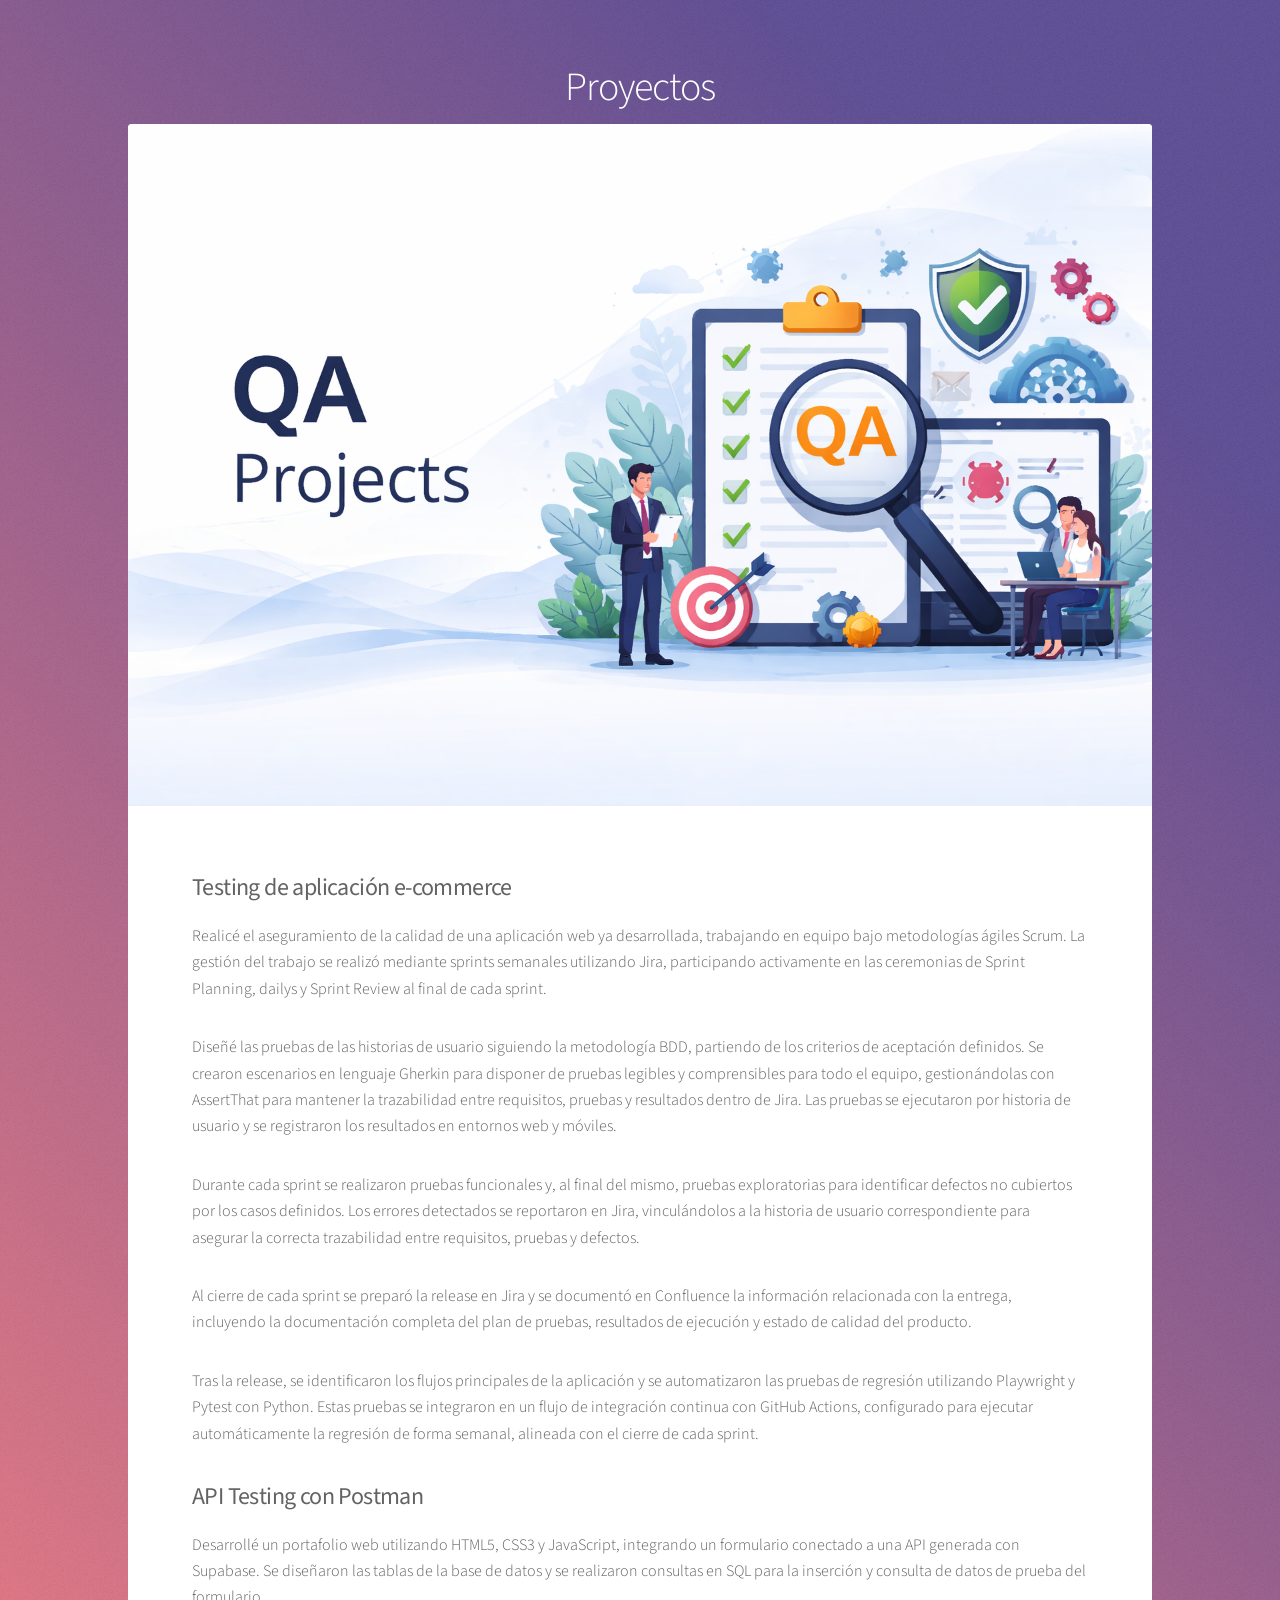
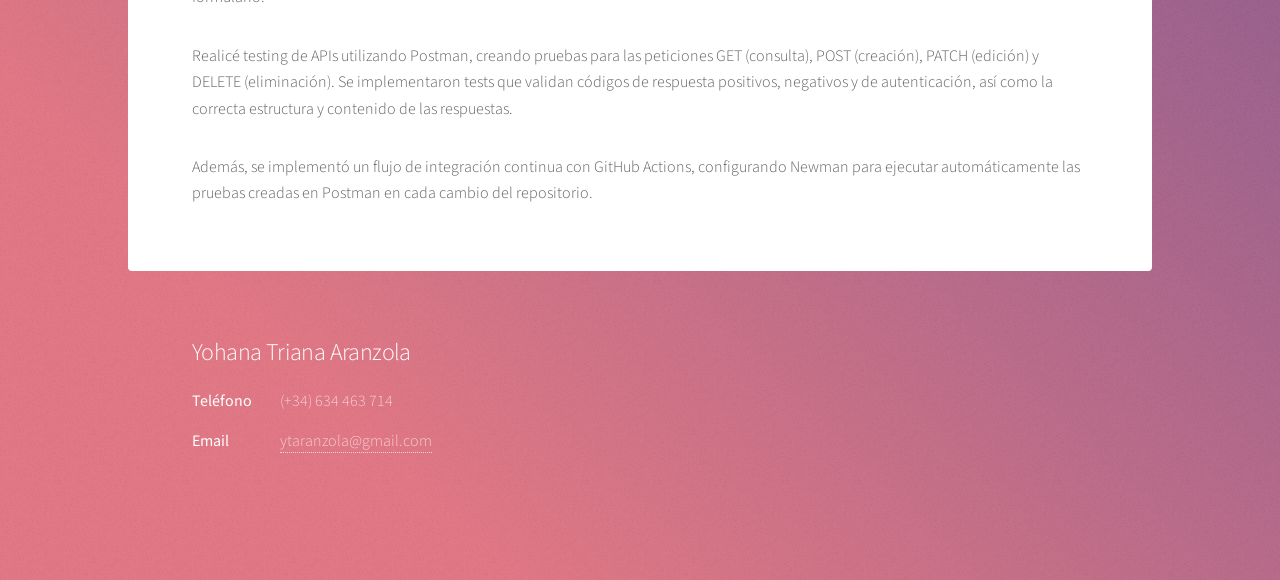
<file: generic.html>
<!DOCTYPE HTML>
<!--
	Stellar by HTML5 UP
	html5up.net | @ajlkn
	Free for personal and commercial use under the CCA 3.0 license (html5up.net/license)
-->
<html>
	<head>
		<title>Generic - Stellar by HTML5 UP</title>
		<meta charset="utf-8" />
		<meta name="viewport" content="width=device-width, initial-scale=1, user-scalable=no" />
		<link rel="stylesheet" href="assets/css/main.css" />
		<noscript><link rel="stylesheet" href="assets/css/noscript.css" /></noscript>
	</head>
	<body class="is-preload">

		<!-- Wrapper -->
			<div id="wrapper">

				<!-- Header -->
					<header id="header">
						<h1>Proyectos</h1>
					</header>

				<!-- Main -->
					<div id="main">

						<!-- Content -->
							<section id="content" class="main">
								<span class="image main"><img src="images/pic04.jpg" alt="" /></span>
								<h2><strong> Testing de aplicación e-commerce</strong></h2>
								<p>Realicé el aseguramiento de la calidad de una aplicación web ya desarrollada, trabajando en equipo bajo metodologías
									ágiles Scrum. La gestión del trabajo se realizó mediante sprints semanales utilizando Jira, participando activamente
									en las ceremonias de Sprint Planning, dailys y Sprint Review al final de cada sprint.
								</p>
								<p>
									Diseñé las pruebas de las historias de usuario siguiendo la metodología BDD, partiendo de los criterios de aceptación
									definidos. Se crearon escenarios en lenguaje Gherkin para disponer de pruebas legibles y comprensibles para todo el
									equipo, gestionándolas con AssertThat para mantener la trazabilidad entre requisitos, pruebas y resultados dentro de
									Jira. Las pruebas se ejecutaron por historia de usuario y se registraron los resultados en entornos web y móviles.
								</p>
								<p>
									Durante cada sprint se realizaron pruebas funcionales y, al final del mismo, pruebas exploratorias para identificar
									defectos no cubiertos por los casos definidos. Los errores detectados se reportaron en Jira, vinculándolos a la historia
									de usuario correspondiente para asegurar la correcta trazabilidad entre requisitos, pruebas y defectos.
								</p>
								<p>Al cierre de cada sprint se preparó la release en Jira y se documentó en Confluence la información relacionada con la
								entrega, incluyendo la documentación completa del plan de pruebas, resultados de ejecución y estado de calidad del
								producto.
								<p>
								Tras la release, se identificaron los flujos principales de la aplicación y se automatizaron las pruebas de regresión
								utilizando Playwright y Pytest con Python. Estas pruebas se integraron en un flujo de integración continua con GitHub
								Actions, configurado para ejecutar automáticamente la regresión de forma semanal, alineada con el cierre de cada sprint.</p>
								<h2><strong>API Testing con Postman</strong></h2>
								<p>Desarrollé un portafolio web utilizando HTML5, CSS3 y JavaScript, integrando un formulario conectado a una API
									generada con Supabase. Se diseñaron las tablas de la base de datos y se realizaron consultas en SQL para la
									inserción y consulta de datos de prueba del formulario.
								</p>
								<p>Realicé testing de APIs utilizando Postman, creando pruebas para las peticiones GET (consulta), POST (creación),
									PATCH (edición) y DELETE (eliminación). Se implementaron tests que validan códigos de respuesta positivos, negativos
									y de autenticación, así como la correcta estructura y contenido de las respuestas.
								</p>
								<p>Además, se implementó un flujo de integración continua con GitHub Actions, configurando Newman para ejecutar
									automáticamente las pruebas creadas en Postman en cada cambio del repositorio.
								</p>
							</section>

					</div>

				<!-- Footer 
					<footer id="footer">
						
						</section>
						<section>
							<h2>Yohana Triana</h2>
							<dl class="alt">

								<dt>Email</dt>
								<dd><a href="fa-solid fa-envelope">ytaranzola@gmail.com</a></dd>
							</dl>
							<ul class="icons">
							<a href="https://github.com/Yohana2026" class="icon brands fa-github alt"><span class="label">GitHub</span></a></li>
								<li><a href="https://www.linkedin.com/in/yohanatriana/" class="icon brands fa-linkedin"><span class="label">Dribbble</span></a></li>
							</ul>
						</section>
						<p class="copyright">&copy; Untitled. Design: <a href="https://html5up.net">HTML5 UP</a>.</p>
					</footer>

			</div>
			-->
			<footer id="footer">
						<!--
						<section>
							<h2>Aliquam sed mauris</h2>
							<p>Sed lorem ipsum dolor sit amet et nullam consequat feugiat consequat magna adipiscing tempus etiam dolore veroeros. eget dapibus mauris. Cras aliquet, nisl ut viverra sollicitudin, ligula erat egestas velit, vitae tincidunt odio.</p>
							<ul class="actions">
								<li><a href="generic.html" class="button">Learn More</a></li>
							</ul>
						</section>
						-->
						<section>
							<h2>Yohana Triana Aranzola</h2>
							<dl class="alt">
								<dt>Teléfono</dt>
								<dd>(+34) 634 463 714</dd>
								<dt>Email</dt>
								<dd><a href="#">ytaranzola@gmail.com</a></dd>
							</dl>

		<!-- Scripts -->
			<script src="assets/js/jquery.min.js"></script>
			<script src="assets/js/jquery.scrollex.min.js"></script>
			<script src="assets/js/jquery.scrolly.min.js"></script>
			<script src="assets/js/browser.min.js"></script>
			<script src="assets/js/breakpoints.min.js"></script>
			<script src="assets/js/util.js"></script>
			<script src="assets/js/main.js"></script>

	</body>
</html>
</file>
<file: assets/css/noscript.css>
/*
	Stellar by HTML5 UP
	html5up.net | @ajlkn
	Free for personal and commercial use under the CCA 3.0 license (html5up.net/license)
*/

/* Header */

	body.is-preload #header.alt > * {
		opacity: 1;
	}

	body.is-preload #header.alt .logo {
		-moz-transform: none;
		-webkit-transform: none;
		-ms-transform: none;
		transform: none;
	}
</file>
<file: style test.css>
body {
  font-family: Verdana, Arial, sans-serif;
  font-size: 1rem;
  color: black;
  margin: 0;
}

header {
  background-color: rgb(7, 167, 153);
  color: white;
  padding: 5rem;
  text-align: center;
}

main {
  padding: 5rem;
  text-align: left;
}

nav {
  text-align: center;
  width:100%;
  padding: 1rem;
}

nav ul {
  padding: 0;
  margin: 0;
    background-color: white;
  
}

nav ul li {
  display: inline-block;
  margin: 0rem;
  font-size: 1rem;
  padding: 1rem;
  border-radius: 0.5rem ;

}
/* Menú vertical en móvil */
@media (max-width: 768px) {
  nav ul li {
    display: block;
    margin: 0.8rem 0;
  }
}

h1 {
  font-size: 2rem;
  margin-bottom: 1rem;
}

p {
  font-size: 1rem;
  margin-bottom: 1rem;
}

a {
  color: #02524e;
  text-decoration: none;
}

a:hover {
  text-decoration: underline;
}

section {
  margin-bottom: 3rem;
}

h2 {
  font-size: 1.5rem;
  margin-bottom: 1rem;
  color: #34495e;
}

/* FORMULARIO */
form {
  width: 100%;
  font-size: 1rem;
}

input,
textarea,
select {
  width: 100%;
  padding: 1rem;
  margin-bottom: 1.5rem;
  border: 1px solid #ccc;
  border-radius: 0.5rem;
  background-color: #fdfdfd;
}

button {
  width: 100%;
  padding: 1rem;
  background-color: #02463a;
  color: white;
  border: none;
  border-radius: 0.5rem;
  font-size: 1rem;
}

footer {
  margin-top: 2rem;
  padding: 1rem;
  font-size: 0.9rem;
  color: #777;
  text-align: center;
}

table {
  width: 100%;
  border-collapse: collapse;
  table-layout: fixed; /* CLAVE */
  font-family: Arial, sans-serif;
}

th, td {
  border: 1px solid #ddd;
  padding: 6px;
  font-size: 14px;
  word-wrap: break-word;
  overflow-wrap: break-word;
}

thead {
  background-color: #f4f4f4;
}

/* Móvil */
@media (max-width: 768px) {
  th, td {
    font-size: 12px;
    padding: 4px;
  }
}
</file>
<file: assets/css/main.css>
@import url(fontawesome-all.min.css);
@import 'https://fonts.googleapis.com/css?family=Source+Sans+Pro:300,400';

/*
	Stellar by HTML5 UP
	html5up.net | @ajlkn
	Free for personal and commercial use under the CCA 3.0 license (html5up.net/license)
*/

html, body, div, span, applet, object,
iframe, h1, h2, h3, h4, h5, h6, p, blockquote,
pre, a, abbr, acronym, address, big, cite,
code, del, dfn, em, img, ins, kbd, q, s, samp,
small, strike, strong, sub, sup, tt, var, b,
u, i, center, dl, dt, dd, ol, ul, li, fieldset,
form, label, legend, table, caption, tbody,
tfoot, thead, tr, th, td, article, aside,
canvas, details, embed, figure, figcaption,
footer, header, hgroup, menu, nav, output, ruby,
section, summary, time, mark, audio, video {
	margin: 0;
	padding: 0;
	border: 0;
	font-size: 100%;
	font: inherit;
	vertical-align: baseline;}

article, aside, details, figcaption, figure,
footer, header, hgroup, menu, nav, section {
	display: block;}

body {
	line-height: 1;
}



ol, ul {
	list-style: none;
}

blockquote, q {
	quotes: none;
}

	blockquote:before, blockquote:after, q:before, q:after {
		content: '';
		content: none;
	}

table {
	border-collapse: collapse;
	border-spacing: 0;
}

body {
	-webkit-text-size-adjust: none;
}

mark {
	background-color: transparent;
	color: inherit;
}

input::-moz-focus-inner {
	border: 0;
	padding: 0;
}

input, select, textarea {
	-moz-appearance: none;
	-webkit-appearance: none;
	-ms-appearance: none;
	appearance: none;
}

/* Basic */

	@-ms-viewport {
		width: device-width;
	}

	body {
		-ms-overflow-style: scrollbar;
	}

	@media screen and (max-width: 480px) {

		html, body {
			min-width: 320px;
		}

	}

	html {
		box-sizing: border-box;
	}

	*, *:before, *:after {
		box-sizing: inherit;
	}

	body {
		background-color: #935d8c;
		background-image: url("images/overlay.png"), -moz-linear-gradient(45deg, #e37682 15%, #5f4d93 85%);
		background-image: url("images/overlay.png"), -webkit-linear-gradient(45deg, #e37682 15%, #5f4d93 85%);
		background-image: url("images/overlay.png"), -ms-linear-gradient(45deg, #e37682 15%, #5f4d93 85%);
		background-image: url("images/overlay.png"), linear-gradient(45deg, #e37682 15%, #5f4d93 85%);
	}

		body.is-preload *, body.is-preload *:before, body.is-preload *:after {
			-moz-animation: none !important;
			-webkit-animation: none !important;
			-ms-animation: none !important;
			animation: none !important;
			-moz-transition: none !important;
			-webkit-transition: none !important;
			-ms-transition: none !important;
			transition: none !important;
		}

/* Type */

	body {
		background-color: #935d8c;
		color: rgba(255, 255, 255, 0.65);
	}

	body, input, select, textarea {
		font-family: "Source Sans Pro", Helvetica, sans-serif;
		font-size: 17pt;
		font-weight: 300;
		line-height: 1.65;
	}

		@media screen and (max-width: 1680px) {

			body, input, select, textarea {
				font-size: 14pt;
			}

		}

		@media screen and (max-width: 1280px) {

			body, input, select, textarea {
				font-size: 12pt;
			}

		}

		@media screen and (max-width: 360px) {

			body, input, select, textarea {
				font-size: 11pt;
			}

		}

	a {
		-moz-transition: color 0.2s ease, border-bottom 0.2s ease;
		-webkit-transition: color 0.2s ease, border-bottom 0.2s ease;
		-ms-transition: color 0.2s ease, border-bottom 0.2s ease;
		transition: color 0.2s ease, border-bottom 0.2s ease;
		text-decoration: none;
		border-bottom: dotted 1px;
		color: inherit;
	}

		a:hover {
			border-bottom-color: transparent;
		}

	strong, b {
		font-weight: 400;
	}

	em, i {
		font-style: italic;
	}

	p {
		margin: 0 0 2em 0;
	}

		p.content {
			-moz-columns: 20em 2;
			-webkit-columns: 20em 2;
			-ms-columns: 20em 2;
			columns: 20em 2;
			-moz-column-gap: 2em;
			-webkit-column-gap: 2em;
			-ms-column-gap: 2em;
			column-gap: 2em;
			text-align: justify;
		}

	h1, h2, h3, h4, h5, h6 {
		font-weight: 300;
		line-height: 1.5;
		margin: 0 0 0.7em 0;
		letter-spacing: -0.025em;
	}

		h1 a, h2 a, h3 a, h4 a, h5 a, h6 a {
			color: inherit;
			text-decoration: none;
		}

	h1 {
		font-size: 2.5em;
		line-height: 1.2;
	}

	h2 {
		font-size: 1.5em;
	}

	h3 {
		font-size: 1.25em;
	}

	h4 {
		font-size: 1.1em;
	}

	h5 {
		font-size: 0.9em;
	}

	h6 {
		font-size: 0.7em;
	}

	@media screen and (max-width: 736px) {

		h1 {
			font-size: 2em;
		}

	}

	sub {
		font-size: 0.8em;
		position: relative;
		top: 0.5em;
	}

	sup {
		font-size: 0.8em;
		position: relative;
		top: -0.5em;
	}

	blockquote {
		border-left: solid 4px;
		font-style: italic;
		margin: 0 0 2em 0;
		padding: 0.5em 0 0.5em 2em;
	}

	code {
		border-radius: 8px;
		border: solid 1px;
		font-family: "Courier New", monospace;
		font-size: 0.9em;
		margin: 0 0.25em;
		padding: 0.25em 0.65em;
	}

	pre {
		-webkit-overflow-scrolling: touch;
		font-family: "Courier New", monospace;
		font-size: 0.9em;
		margin: 0 0 2em 0;
	}

		pre code {
			display: block;
			line-height: 1.75;
			padding: 1em 1.5em;
			overflow-x: auto;
		}

	hr {
		border: 0;
		border-bottom: solid 1px;
		margin: 2em 0;
	}

		hr.major {
			margin: 3em 0;
		}

	.align-left {
		text-align: left;
	}

	.align-center {
		text-align: center;
	}

	.align-right {
		text-align: right;
	}

	input, select, textarea {
		color: #ffffff;
	}

	a:hover {
		color: #ffffff;
	}

	strong, b {
		color: #ffffff;
	}

	h1, h2, h3, h4, h5, h6 {
		color: #ffffff;
	}

	blockquote {
		border-left-color: rgba(255, 255, 255, 0.35);
	}

	code {
		background: rgba(255, 255, 255, 0.075);
		border-color: rgba(255, 255, 255, 0.35);
	}

	hr {
		border-bottom-color: rgba(255, 255, 255, 0.35);
	}

/* Row */

	.row {
		display: flex;
		flex-wrap: wrap;
		box-sizing: border-box;
		align-items: stretch;
	}

		.row > * {
			box-sizing: border-box;
		}

		.row.gtr-uniform > * > :last-child {
			margin-bottom: 0;
		}

		.row.aln-left {
			justify-content: flex-start;
		}

		.row.aln-center {
			justify-content: center;
		}

		.row.aln-right {
			justify-content: flex-end;
		}

		.row.aln-top {
			align-items: flex-start;
		}

		.row.aln-middle {
			align-items: center;
		}

		.row.aln-bottom {
			align-items: flex-end;
		}

		.row > .imp {
			order: -1;
		}

		.row > .col-1 {
			width: 8.33333%;
		}

		.row > .off-1 {
			margin-left: 8.33333%;
		}

		.row > .col-2 {
			width: 16.66667%;
		}

		.row > .off-2 {
			margin-left: 16.66667%;
		}

		.row > .col-3 {
			width: 25%;
		}

		.row > .off-3 {
			margin-left: 25%;
		}

		.row > .col-4 {
			width: 33.33333%;
		}

		.row > .off-4 {
			margin-left: 33.33333%;
		}

		.row > .col-5 {
			width: 41.66667%;
		}

		.row > .off-5 {
			margin-left: 41.66667%;
		}

		.row > .col-6 {
			width: 50%;
		}

		.row > .off-6 {
			margin-left: 50%;
		}

		.row > .col-7 {
			width: 58.33333%;
		}

		.row > .off-7 {
			margin-left: 58.33333%;
		}

		.row > .col-8 {
			width: 66.66667%;
		}

		.row > .off-8 {
			margin-left: 66.66667%;
		}

		.row > .col-9 {
			width: 75%;
		}

		.row > .off-9 {
			margin-left: 75%;
		}

		.row > .col-10 {
			width: 83.33333%;
		}

		.row > .off-10 {
			margin-left: 83.33333%;
		}

		.row > .col-11 {
			width: 91.66667%;
		}

		.row > .off-11 {
			margin-left: 91.66667%;
		}

		.row > .col-12 {
			width: 100%;
		}

		.row > .off-12 {
			margin-left: 100%;
		}

		.row.gtr-0 {
			margin-top: 0;
			margin-left: 0em;
		}

			.row.gtr-0 > * {
				padding: 0 0 0 0em;
			}

			.row.gtr-0.gtr-uniform {
				margin-top: 0em;
			}

				.row.gtr-0.gtr-uniform > * {
					padding-top: 0em;
				}

		.row.gtr-25 {
			margin-top: 0;
			margin-left: -0.375em;
		}

			.row.gtr-25 > * {
				padding: 0 0 0 0.375em;
			}

			.row.gtr-25.gtr-uniform {
				margin-top: -0.375em;
			}

				.row.gtr-25.gtr-uniform > * {
					padding-top: 0.375em;
				}

		.row.gtr-50 {
			margin-top: 0;
			margin-left: -0.75em;
		}

			.row.gtr-50 > * {
				padding: 0 0 0 0.75em;
			}

			.row.gtr-50.gtr-uniform {
				margin-top: -0.75em;
			}

				.row.gtr-50.gtr-uniform > * {
					padding-top: 0.75em;
				}

		.row {
			margin-top: 0;
			margin-left: -1.5em;
		}

			.row > * {
				padding: 0 0 0 1.5em;
			}

			.row.gtr-uniform {
				margin-top: -1.5em;
			}

				.row.gtr-uniform > * {
					padding-top: 1.5em;
				}

		.row.gtr-150 {
			margin-top: 0;
			margin-left: -2.25em;
		}

			.row.gtr-150 > * {
				padding: 0 0 0 2.25em;
			}

			.row.gtr-150.gtr-uniform {
				margin-top: -2.25em;
			}

				.row.gtr-150.gtr-uniform > * {
					padding-top: 2.25em;
				}

		.row.gtr-200 {
			margin-top: 0;
			margin-left: -3em;
		}

			.row.gtr-200 > * {
				padding: 0 0 0 3em;
			}

			.row.gtr-200.gtr-uniform {
				margin-top: -3em;
			}

				.row.gtr-200.gtr-uniform > * {
					padding-top: 3em;
				}

		@media screen and (max-width: 1680px) {

			.row {
				display: flex;
				flex-wrap: wrap;
				box-sizing: border-box;
				align-items: stretch;
			}

				.row > * {
					box-sizing: border-box;
				}

				.row.gtr-uniform > * > :last-child {
					margin-bottom: 0;
				}

				.row.aln-left {
					justify-content: flex-start;
				}

				.row.aln-center {
					justify-content: center;
				}

				.row.aln-right {
					justify-content: flex-end;
				}

				.row.aln-top {
					align-items: flex-start;
				}

				.row.aln-middle {
					align-items: center;
				}

				.row.aln-bottom {
					align-items: flex-end;
				}

				.row > .imp-xlarge {
					order: -1;
				}

				.row > .col-1-xlarge {
					width: 8.33333%;
				}

				.row > .off-1-xlarge {
					margin-left: 8.33333%;
				}

				.row > .col-2-xlarge {
					width: 16.66667%;
				}

				.row > .off-2-xlarge {
					margin-left: 16.66667%;
				}

				.row > .col-3-xlarge {
					width: 25%;
				}

				.row > .off-3-xlarge {
					margin-left: 25%;
				}

				.row > .col-4-xlarge {
					width: 33.33333%;
				}

				.row > .off-4-xlarge {
					margin-left: 33.33333%;
				}

				.row > .col-5-xlarge {
					width: 41.66667%;
				}

				.row > .off-5-xlarge {
					margin-left: 41.66667%;
				}

				.row > .col-6-xlarge {
					width: 50%;
				}

				.row > .off-6-xlarge {
					margin-left: 50%;
				}

				.row > .col-7-xlarge {
					width: 58.33333%;
				}

				.row > .off-7-xlarge {
					margin-left: 58.33333%;
				}

				.row > .col-8-xlarge {
					width: 66.66667%;
				}

				.row > .off-8-xlarge {
					margin-left: 66.66667%;
				}

				.row > .col-9-xlarge {
					width: 75%;
				}

				.row > .off-9-xlarge {
					margin-left: 75%;
				}

				.row > .col-10-xlarge {
					width: 83.33333%;
				}

				.row > .off-10-xlarge {
					margin-left: 83.33333%;
				}

				.row > .col-11-xlarge {
					width: 91.66667%;
				}

				.row > .off-11-xlarge {
					margin-left: 91.66667%;
				}

				.row > .col-12-xlarge {
					width: 100%;
				}

				.row > .off-12-xlarge {
					margin-left: 100%;
				}

				.row.gtr-0 {
					margin-top: 0;
					margin-left: 0em;
				}

					.row.gtr-0 > * {
						padding: 0 0 0 0em;
					}

					.row.gtr-0.gtr-uniform {
						margin-top: 0em;
					}

						.row.gtr-0.gtr-uniform > * {
							padding-top: 0em;
						}

				.row.gtr-25 {
					margin-top: 0;
					margin-left: -0.375em;
				}

					.row.gtr-25 > * {
						padding: 0 0 0 0.375em;
					}

					.row.gtr-25.gtr-uniform {
						margin-top: -0.375em;
					}

						.row.gtr-25.gtr-uniform > * {
							padding-top: 0.375em;
						}

				.row.gtr-50 {
					margin-top: 0;
					margin-left: -0.75em;
				}

					.row.gtr-50 > * {
						padding: 0 0 0 0.75em;
					}

					.row.gtr-50.gtr-uniform {
						margin-top: -0.75em;
					}

						.row.gtr-50.gtr-uniform > * {
							padding-top: 0.75em;
						}

				.row {
					margin-top: 0;
					margin-left: -1.5em;
				}

					.row > * {
						padding: 0 0 0 1.5em;
					}

					.row.gtr-uniform {
						margin-top: -1.5em;
					}

						.row.gtr-uniform > * {
							padding-top: 1.5em;
						}

				.row.gtr-150 {
					margin-top: 0;
					margin-left: -2.25em;
				}

					.row.gtr-150 > * {
						padding: 0 0 0 2.25em;
					}

					.row.gtr-150.gtr-uniform {
						margin-top: -2.25em;
					}

						.row.gtr-150.gtr-uniform > * {
							padding-top: 2.25em;
						}

				.row.gtr-200 {
					margin-top: 0;
					margin-left: -3em;
				}

					.row.gtr-200 > * {
						padding: 0 0 0 3em;
					}

					.row.gtr-200.gtr-uniform {
						margin-top: -3em;
					}

						.row.gtr-200.gtr-uniform > * {
							padding-top: 3em;
						}

		}

		@media screen and (max-width: 1280px) {

			.row {
				display: flex;
				flex-wrap: wrap;
				box-sizing: border-box;
				align-items: stretch;
			}

				.row > * {
					box-sizing: border-box;
				}

				.row.gtr-uniform > * > :last-child {
					margin-bottom: 0;
				}

				.row.aln-left {
					justify-content: flex-start;
				}

				.row.aln-center {
					justify-content: center;
				}

				.row.aln-right {
					justify-content: flex-end;
				}

				.row.aln-top {
					align-items: flex-start;
				}

				.row.aln-middle {
					align-items: center;
				}

				.row.aln-bottom {
					align-items: flex-end;
				}

				.row > .imp-large {
					order: -1;
				}

				.row > .col-1-large {
					width: 8.33333%;
				}

				.row > .off-1-large {
					margin-left: 8.33333%;
				}

				.row > .col-2-large {
					width: 16.66667%;
				}

				.row > .off-2-large {
					margin-left: 16.66667%;
				}

				.row > .col-3-large {
					width: 25%;
				}

				.row > .off-3-large {
					margin-left: 25%;
				}

				.row > .col-4-large {
					width: 33.33333%;
				}

				.row > .off-4-large {
					margin-left: 33.33333%;
				}

				.row > .col-5-large {
					width: 41.66667%;
				}

				.row > .off-5-large {
					margin-left: 41.66667%;
				}

				.row > .col-6-large {
					width: 50%;
				}

				.row > .off-6-large {
					margin-left: 50%;
				}

				.row > .col-7-large {
					width: 58.33333%;
				}

				.row > .off-7-large {
					margin-left: 58.33333%;
				}

				.row > .col-8-large {
					width: 66.66667%;
				}

				.row > .off-8-large {
					margin-left: 66.66667%;
				}

				.row > .col-9-large {
					width: 75%;
				}

				.row > .off-9-large {
					margin-left: 75%;
				}

				.row > .col-10-large {
					width: 83.33333%;
				}

				.row > .off-10-large {
					margin-left: 83.33333%;
				}

				.row > .col-11-large {
					width: 91.66667%;
				}

				.row > .off-11-large {
					margin-left: 91.66667%;
				}

				.row > .col-12-large {
					width: 100%;
				}

				.row > .off-12-large {
					margin-left: 100%;
				}

				.row.gtr-0 {
					margin-top: 0;
					margin-left: 0em;
				}

					.row.gtr-0 > * {
						padding: 0 0 0 0em;
					}

					.row.gtr-0.gtr-uniform {
						margin-top: 0em;
					}

						.row.gtr-0.gtr-uniform > * {
							padding-top: 0em;
						}

				.row.gtr-25 {
					margin-top: 0;
					margin-left: -0.375em;
				}

					.row.gtr-25 > * {
						padding: 0 0 0 0.375em;
					}

					.row.gtr-25.gtr-uniform {
						margin-top: -0.375em;
					}

						.row.gtr-25.gtr-uniform > * {
							padding-top: 0.375em;
						}

				.row.gtr-50 {
					margin-top: 0;
					margin-left: -0.75em;
				}

					.row.gtr-50 > * {
						padding: 0 0 0 0.75em;
					}

					.row.gtr-50.gtr-uniform {
						margin-top: -0.75em;
					}

						.row.gtr-50.gtr-uniform > * {
							padding-top: 0.75em;
						}

				.row {
					margin-top: 0;
					margin-left: -1.5em;
				}

					.row > * {
						padding: 0 0 0 1.5em;
					}

					.row.gtr-uniform {
						margin-top: -1.5em;
					}

						.row.gtr-uniform > * {
							padding-top: 1.5em;
						}

				.row.gtr-150 {
					margin-top: 0;
					margin-left: -2.25em;
				}

					.row.gtr-150 > * {
						padding: 0 0 0 2.25em;
					}

					.row.gtr-150.gtr-uniform {
						margin-top: -2.25em;
					}

						.row.gtr-150.gtr-uniform > * {
							padding-top: 2.25em;
						}

				.row.gtr-200 {
					margin-top: 0;
					margin-left: -3em;
				}

					.row.gtr-200 > * {
						padding: 0 0 0 3em;
					}

					.row.gtr-200.gtr-uniform {
						margin-top: -3em;
					}

						.row.gtr-200.gtr-uniform > * {
							padding-top: 3em;
						}

		}

		@media screen and (max-width: 980px) {

			.row {
				display: flex;
				flex-wrap: wrap;
				box-sizing: border-box;
				align-items: stretch;
			}

				.row > * {
					box-sizing: border-box;
				}

				.row.gtr-uniform > * > :last-child {
					margin-bottom: 0;
				}

				.row.aln-left {
					justify-content: flex-start;
				}

				.row.aln-center {
					justify-content: center;
				}

				.row.aln-right {
					justify-content: flex-end;
				}

				.row.aln-top {
					align-items: flex-start;
				}

				.row.aln-middle {
					align-items: center;
				}

				.row.aln-bottom {
					align-items: flex-end;
				}

				.row > .imp-medium {
					order: -1;
				}

				.row > .col-1-medium {
					width: 8.33333%;
				}

				.row > .off-1-medium {
					margin-left: 8.33333%;
				}

				.row > .col-2-medium {
					width: 16.66667%;
				}

				.row > .off-2-medium {
					margin-left: 16.66667%;
				}

				.row > .col-3-medium {
					width: 25%;
				}

				.row > .off-3-medium {
					margin-left: 25%;
				}

				.row > .col-4-medium {
					width: 33.33333%;
				}

				.row > .off-4-medium {
					margin-left: 33.33333%;
				}

				.row > .col-5-medium {
					width: 41.66667%;
				}

				.row > .off-5-medium {
					margin-left: 41.66667%;
				}

				.row > .col-6-medium {
					width: 50%;
				}

				.row > .off-6-medium {
					margin-left: 50%;
				}

				.row > .col-7-medium {
					width: 58.33333%;
				}

				.row > .off-7-medium {
					margin-left: 58.33333%;
				}

				.row > .col-8-medium {
					width: 66.66667%;
				}

				.row > .off-8-medium {
					margin-left: 66.66667%;
				}

				.row > .col-9-medium {
					width: 75%;
				}

				.row > .off-9-medium {
					margin-left: 75%;
				}

				.row > .col-10-medium {
					width: 83.33333%;
				}

				.row > .off-10-medium {
					margin-left: 83.33333%;
				}

				.row > .col-11-medium {
					width: 91.66667%;
				}

				.row > .off-11-medium {
					margin-left: 91.66667%;
				}

				.row > .col-12-medium {
					width: 100%;
				}

				.row > .off-12-medium {
					margin-left: 100%;
				}

				.row.gtr-0 {
					margin-top: 0;
					margin-left: 0em;
				}

					.row.gtr-0 > * {
						padding: 0 0 0 0em;
					}

					.row.gtr-0.gtr-uniform {
						margin-top: 0em;
					}

						.row.gtr-0.gtr-uniform > * {
							padding-top: 0em;
						}

				.row.gtr-25 {
					margin-top: 0;
					margin-left: -0.375em;
				}

					.row.gtr-25 > * {
						padding: 0 0 0 0.375em;
					}

					.row.gtr-25.gtr-uniform {
						margin-top: -0.375em;
					}

						.row.gtr-25.gtr-uniform > * {
							padding-top: 0.375em;
						}

				.row.gtr-50 {
					margin-top: 0;
					margin-left: -0.75em;
				}

					.row.gtr-50 > * {
						padding: 0 0 0 0.75em;
					}

					.row.gtr-50.gtr-uniform {
						margin-top: -0.75em;
					}

						.row.gtr-50.gtr-uniform > * {
							padding-top: 0.75em;
						}

				.row {
					margin-top: 0;
					margin-left: -1.5em;
				}

					.row > * {
						padding: 0 0 0 1.5em;
					}

					.row.gtr-uniform {
						margin-top: -1.5em;
					}

						.row.gtr-uniform > * {
							padding-top: 1.5em;
						}

				.row.gtr-150 {
					margin-top: 0;
					margin-left: -2.25em;
				}

					.row.gtr-150 > * {
						padding: 0 0 0 2.25em;
					}

					.row.gtr-150.gtr-uniform {
						margin-top: -2.25em;
					}

						.row.gtr-150.gtr-uniform > * {
							padding-top: 2.25em;
						}

				.row.gtr-200 {
					margin-top: 0;
					margin-left: -3em;
				}

					.row.gtr-200 > * {
						padding: 0 0 0 3em;
					}

					.row.gtr-200.gtr-uniform {
						margin-top: -3em;
					}

						.row.gtr-200.gtr-uniform > * {
							padding-top: 3em;
						}

		}

		@media screen and (max-width: 736px) {

			.row {
				display: flex;
				flex-wrap: wrap;
				box-sizing: border-box;
				align-items: stretch;
			}

				.row > * {
					box-sizing: border-box;
				}

				.row.gtr-uniform > * > :last-child {
					margin-bottom: 0;
				}

				.row.aln-left {
					justify-content: flex-start;
				}

				.row.aln-center {
					justify-content: center;
				}

				.row.aln-right {
					justify-content: flex-end;
				}

				.row.aln-top {
					align-items: flex-start;
				}

				.row.aln-middle {
					align-items: center;
				}

				.row.aln-bottom {
					align-items: flex-end;
				}

				.row > .imp-small {
					order: -1;
				}

				.row > .col-1-small {
					width: 8.33333%;
				}

				.row > .off-1-small {
					margin-left: 8.33333%;
				}

				.row > .col-2-small {
					width: 16.66667%;
				}

				.row > .off-2-small {
					margin-left: 16.66667%;
				}

				.row > .col-3-small {
					width: 25%;
				}

				.row > .off-3-small {
					margin-left: 25%;
				}

				.row > .col-4-small {
					width: 33.33333%;
				}

				.row > .off-4-small {
					margin-left: 33.33333%;
				}

				.row > .col-5-small {
					width: 41.66667%;
				}

				.row > .off-5-small {
					margin-left: 41.66667%;
				}

				.row > .col-6-small {
					width: 50%;
				}

				.row > .off-6-small {
					margin-left: 50%;
				}

				.row > .col-7-small {
					width: 58.33333%;
				}

				.row > .off-7-small {
					margin-left: 58.33333%;
				}

				.row > .col-8-small {
					width: 66.66667%;
				}

				.row > .off-8-small {
					margin-left: 66.66667%;
				}

				.row > .col-9-small {
					width: 75%;
				}

				.row > .off-9-small {
					margin-left: 75%;
				}

				.row > .col-10-small {
					width: 83.33333%;
				}

				.row > .off-10-small {
					margin-left: 83.33333%;
				}

				.row > .col-11-small {
					width: 91.66667%;
				}

				.row > .off-11-small {
					margin-left: 91.66667%;
				}

				.row > .col-12-small {
					width: 100%;
				}

				.row > .off-12-small {
					margin-left: 100%;
				}

				.row.gtr-0 {
					margin-top: 0;
					margin-left: 0em;
				}

					.row.gtr-0 > * {
						padding: 0 0 0 0em;
					}

					.row.gtr-0.gtr-uniform {
						margin-top: 0em;
					}

						.row.gtr-0.gtr-uniform > * {
							padding-top: 0em;
						}

				.row.gtr-25 {
					margin-top: 0;
					margin-left: -0.25em;
				}

					.row.gtr-25 > * {
						padding: 0 0 0 0.25em;
					}

					.row.gtr-25.gtr-uniform {
						margin-top: -0.25em;
					}

						.row.gtr-25.gtr-uniform > * {
							padding-top: 0.25em;
						}

				.row.gtr-50 {
					margin-top: 0;
					margin-left: -0.5em;
				}

					.row.gtr-50 > * {
						padding: 0 0 0 0.5em;
					}

					.row.gtr-50.gtr-uniform {
						margin-top: -0.5em;
					}

						.row.gtr-50.gtr-uniform > * {
							padding-top: 0.5em;
						}

				.row {
					margin-top: 0;
					margin-left: -1em;
				}

					.row > * {
						padding: 0 0 0 1em;
					}

					.row.gtr-uniform {
						margin-top: -1em;
					}

						.row.gtr-uniform > * {
							padding-top: 1em;
						}

				.row.gtr-150 {
					margin-top: 0;
					margin-left: -1.5em;
				}

					.row.gtr-150 > * {
						padding: 0 0 0 1.5em;
					}

					.row.gtr-150.gtr-uniform {
						margin-top: -1.5em;
					}

						.row.gtr-150.gtr-uniform > * {
							padding-top: 1.5em;
						}

				.row.gtr-200 {
					margin-top: 0;
					margin-left: -2em;
				}

					.row.gtr-200 > * {
						padding: 0 0 0 2em;
					}

					.row.gtr-200.gtr-uniform {
						margin-top: -2em;
					}

						.row.gtr-200.gtr-uniform > * {
							padding-top: 2em;
						}

		}

		@media screen and (max-width: 480px) {

			.row {
				display: flex;
				flex-wrap: wrap;
				box-sizing: border-box;
				align-items: stretch;
			}

				.row > * {
					box-sizing: border-box;
				}

				.row.gtr-uniform > * > :last-child {
					margin-bottom: 0;
				}

				.row.aln-left {
					justify-content: flex-start;
				}

				.row.aln-center {
					justify-content: center;
				}

				.row.aln-right {
					justify-content: flex-end;
				}

				.row.aln-top {
					align-items: flex-start;
				}

				.row.aln-middle {
					align-items: center;
				}

				.row.aln-bottom {
					align-items: flex-end;
				}

				.row > .imp-xsmall {
					order: -1;
				}

				.row > .col-1-xsmall {
					width: 8.33333%;
				}

				.row > .off-1-xsmall {
					margin-left: 8.33333%;
				}

				.row > .col-2-xsmall {
					width: 16.66667%;
				}

				.row > .off-2-xsmall {
					margin-left: 16.66667%;
				}

				.row > .col-3-xsmall {
					width: 25%;
				}

				.row > .off-3-xsmall {
					margin-left: 25%;
				}

				.row > .col-4-xsmall {
					width: 33.33333%;
				}

				.row > .off-4-xsmall {
					margin-left: 33.33333%;
				}

				.row > .col-5-xsmall {
					width: 41.66667%;
				}

				.row > .off-5-xsmall {
					margin-left: 41.66667%;
				}

				.row > .col-6-xsmall {
					width: 50%;
				}

				.row > .off-6-xsmall {
					margin-left: 50%;
				}

				.row > .col-7-xsmall {
					width: 58.33333%;
				}

				.row > .off-7-xsmall {
					margin-left: 58.33333%;
				}

				.row > .col-8-xsmall {
					width: 66.66667%;
				}

				.row > .off-8-xsmall {
					margin-left: 66.66667%;
				}

				.row > .col-9-xsmall {
					width: 75%;
				}

				.row > .off-9-xsmall {
					margin-left: 75%;
				}

				.row > .col-10-xsmall {
					width: 83.33333%;
				}

				.row > .off-10-xsmall {
					margin-left: 83.33333%;
				}

				.row > .col-11-xsmall {
					width: 91.66667%;
				}

				.row > .off-11-xsmall {
					margin-left: 91.66667%;
				}

				.row > .col-12-xsmall {
					width: 100%;
				}

				.row > .off-12-xsmall {
					margin-left: 100%;
				}

				.row.gtr-0 {
					margin-top: 0;
					margin-left: 0em;
				}

					.row.gtr-0 > * {
						padding: 0 0 0 0em;
					}

					.row.gtr-0.gtr-uniform {
						margin-top: 0em;
					}

						.row.gtr-0.gtr-uniform > * {
							padding-top: 0em;
						}

				.row.gtr-25 {
					margin-top: 0;
					margin-left: -0.3125em;
				}

					.row.gtr-25 > * {
						padding: 0 0 0 0.3125em;
					}

					.row.gtr-25.gtr-uniform {
						margin-top: -0.3125em;
					}

						.row.gtr-25.gtr-uniform > * {
							padding-top: 0.3125em;
						}

				.row.gtr-50 {
					margin-top: 0;
					margin-left: -0.625em;
				}

					.row.gtr-50 > * {
						padding: 0 0 0 0.625em;
					}

					.row.gtr-50.gtr-uniform {
						margin-top: -0.625em;
					}

						.row.gtr-50.gtr-uniform > * {
							padding-top: 0.625em;
						}

				.row {
					margin-top: 0;
					margin-left: -1.25em;
				}

					.row > * {
						padding: 0 0 0 1.25em;
					}

					.row.gtr-uniform {
						margin-top: -1.25em;
					}

						.row.gtr-uniform > * {
							padding-top: 1.25em;
						}

				.row.gtr-150 {
					margin-top: 0;
					margin-left: -1.875em;
				}

					.row.gtr-150 > * {
						padding: 0 0 0 1.875em;
					}

					.row.gtr-150.gtr-uniform {
						margin-top: -1.875em;
					}

						.row.gtr-150.gtr-uniform > * {
							padding-top: 1.875em;
						}

				.row.gtr-200 {
					margin-top: 0;
					margin-left: -2.5em;
				}

					.row.gtr-200 > * {
						padding: 0 0 0 2.5em;
					}

					.row.gtr-200.gtr-uniform {
						margin-top: -2.5em;
					}

						.row.gtr-200.gtr-uniform > * {
							padding-top: 2.5em;
						}

		}

/* Box */

	.box {
		border-radius: 8px;
		border: solid;
		margin-bottom: 2em;
		padding: 1.5em;
	}

		.box > :last-child,
		.box > :last-child > :last-child,
		.box > :last-child > :last-child > :last-child {
			margin-bottom: 0;
		}

		.box.alt {
			border: 0;
			border-radius: 0;
			padding: 0;
		}

	.box {
		border-color: rgba(255, 255, 255, 0.35);
	}

/* Button */

	input[type="submit"],
	input[type="reset"],
	input[type="button"],
	button,
	.button {
		-moz-appearance: none;
		-webkit-appearance: none;
		-ms-appearance: none;
		appearance: none;
		-moz-transition: background-color 0.2s ease-in-out, color 0.2s ease-in-out;
		-webkit-transition: background-color 0.2s ease-in-out, color 0.2s ease-in-out;
		-ms-transition: background-color 0.2s ease-in-out, color 0.2s ease-in-out;
		transition: background-color 0.2s ease-in-out, color 0.2s ease-in-out;
		border-radius: 8px;
		border: 0;
		cursor: pointer;
		display: inline-block;
		font-weight: 300;
		height: 2.75em;
		line-height: 2.75em;
		min-width: 9.25em;
		padding: 0 1.5em;
		text-align: center;
		text-decoration: none;
		white-space: nowrap;
	}

		input[type="submit"].icon,
		input[type="reset"].icon,
		input[type="button"].icon,
		button.icon,
		.button.icon {
			padding-left: 1.35em;
		}

			input[type="submit"].icon:before,
			input[type="reset"].icon:before,
			input[type="button"].icon:before,
			button.icon:before,
			.button.icon:before {
				margin-right: 0.5em;
			}

		input[type="submit"].fit,
		input[type="reset"].fit,
		input[type="button"].fit,
		button.fit,
		.button.fit {
			width: 100%;
		}

		input[type="submit"].small,
		input[type="reset"].small,
		input[type="button"].small,
		button.small,
		.button.small {
			font-size: 0.8em;
		}

		input[type="submit"].large,
		input[type="reset"].large,
		input[type="button"].large,
		button.large,
		.button.large {
			font-size: 1.35em;
		}

		input[type="submit"].disabled, input[type="submit"]:disabled,
		input[type="reset"].disabled,
		input[type="reset"]:disabled,
		input[type="button"].disabled,
		input[type="button"]:disabled,
		button.disabled,
		button:disabled,
		.button.disabled,
		.button:disabled {
			pointer-events: none;
			opacity: 0.25;
		}

		@media screen and (max-width: 736px) {

			input[type="submit"],
			input[type="reset"],
			input[type="button"],
			button,
			.button {
				min-width: 0;
			}

		}

	input[type="submit"],
	input[type="reset"],
	input[type="button"],
	button,
	.button {
		background-color: transparent;
		box-shadow: inset 0 0 0 1px rgba(255, 255, 255, 0.35);
		color: #ffffff !important;
	}

		input[type="submit"]:hover,
		input[type="reset"]:hover,
		input[type="button"]:hover,
		button:hover,
		.button:hover {
			background-color: rgba(255, 255, 255, 0.075);
		}

		input[type="submit"]:active,
		input[type="reset"]:active,
		input[type="button"]:active,
		button:active,
		.button:active {
			background-color: rgba(255, 255, 255, 0.2);
		}

		input[type="submit"].icon:before,
		input[type="reset"].icon:before,
		input[type="button"].icon:before,
		button.icon:before,
		.button.icon:before {
			color: rgba(255, 255, 255, 0.5);
		}

		input[type="submit"].primary,
		input[type="reset"].primary,
		input[type="button"].primary,
		button.primary,
		.button.primary {
			background-color: #8cc9f0;
			color: #ffffff !important;
			box-shadow: none;
		}

			input[type="submit"].primary:hover,
			input[type="reset"].primary:hover,
			input[type="button"].primary:hover,
			button.primary:hover,
			.button.primary:hover {
				background-color: #9acff2;
			}

			input[type="submit"].primary:active,
			input[type="reset"].primary:active,
			input[type="button"].primary:active,
			button.primary:active,
			.button.primary:active {
				background-color: #7ec3ee;
			}

			input[type="submit"].primary.icon:before,
			input[type="reset"].primary.icon:before,
			input[type="button"].primary.icon:before,
			button.primary.icon:before,
			.button.primary.icon:before {
				color: #ffffff !important;
			}

/* Form */

	form {
		margin: 0 0 2em 0;
	}

	label {
		display: block;
		font-size: 0.9em;
		font-weight: 400;
		margin: 0 0 1em 0;
	}

	input[type="text"],
	input[type="password"],
	input[type="email"],
	select,
	textarea {
		-moz-appearance: none;
		-webkit-appearance: none;
		-ms-appearance: none;
		appearance: none;
		border-radius: 8px;
		border: solid 1px;
		color: inherit;
		display: block;
		outline: 0;
		padding: 0 1em;
		text-decoration: none;
		width: 100%;
	}

		input[type="text"]:invalid,
		input[type="password"]:invalid,
		input[type="email"]:invalid,
		select:invalid,
		textarea:invalid {
			box-shadow: none;
		}

	select {
		background-size: 1.25rem;
		background-repeat: no-repeat;
		background-position: calc(100% - 1rem) center;
		height: 2.75em;
		padding-right: 2.75em;
		text-overflow: ellipsis;
	}

		select:focus::-ms-value {
			background-color: transparent;
		}

		select::-ms-expand {
			display: none;
		}

	input[type="text"],
	input[type="password"],
	input[type="email"],
	select {
		height: 2.75em;
	}

	textarea {
		padding: 0.75em 1em;
	}

	input[type="checkbox"],
	input[type="radio"] {
		-moz-appearance: none;
		-webkit-appearance: none;
		-ms-appearance: none;
		appearance: none;
		display: block;
		float: left;
		margin-right: -2em;
		opacity: 0;
		width: 1em;
		z-index: -1;
	}

		input[type="checkbox"] + label,
		input[type="radio"] + label {
			text-decoration: none;
			cursor: pointer;
			display: inline-block;
			font-size: 1em;
			font-weight: 300;
			padding-left: 2.4em;
			padding-right: 0.75em;
			position: relative;
		}

			input[type="checkbox"] + label:before,
			input[type="radio"] + label:before {
				-moz-osx-font-smoothing: grayscale;
				-webkit-font-smoothing: antialiased;
				display: inline-block;
				font-style: normal;
				font-variant: normal;
				text-rendering: auto;
				line-height: 1;
				text-transform: none !important;
				font-family: 'Font Awesome 5 Free';
				font-weight: 900;
			}

			input[type="checkbox"] + label:before,
			input[type="radio"] + label:before {
				border-radius: 8px;
				border: solid 1px;
				content: '';
				display: inline-block;
				font-size: 0.8em;
				height: 2.0625em;
				left: 0;
				line-height: 2.0625em;
				position: absolute;
				text-align: center;
				top: 0;
				width: 2.0625em;
			}

		input[type="checkbox"]:checked + label:before,
		input[type="radio"]:checked + label:before {
			content: '\f00c';
		}

	input[type="checkbox"] + label:before {
		border-radius: 8px;
	}

	input[type="radio"] + label:before {
		border-radius: 100%;
	}

	::-webkit-input-placeholder {
		opacity: 1.0;
	}

	:-moz-placeholder {
		opacity: 1.0;
	}

	::-moz-placeholder {
		opacity: 1.0;
	}

	:-ms-input-placeholder {
		opacity: 1.0;
	}

	label {
		color: #ffffff;
	}

	input[type="text"],
	input[type="password"],
	input[type="email"],
	select,
	textarea {
		background-color: rgba(255, 255, 255, 0.075);
		border-color: rgba(255, 255, 255, 0.35);
	}

		input[type="text"]:focus,
		input[type="password"]:focus,
		input[type="email"]:focus,
		select:focus,
		textarea:focus {
			border-color: #8cc9f0;
			box-shadow: 0 0 0 1px #8cc9f0;
		}

	select {
		background-image: url("data:image/svg+xml;charset=utf8,%3Csvg xmlns='http://www.w3.org/2000/svg' width='40' height='40' preserveAspectRatio='none' viewBox='0 0 40 40'%3E%3Cpath d='M9.4,12.3l10.4,10.4l10.4-10.4c0.2-0.2,0.5-0.4,0.9-0.4c0.3,0,0.6,0.1,0.9,0.4l3.3,3.3c0.2,0.2,0.4,0.5,0.4,0.9 c0,0.4-0.1,0.6-0.4,0.9L20.7,31.9c-0.2,0.2-0.5,0.4-0.9,0.4c-0.3,0-0.6-0.1-0.9-0.4L4.3,17.3c-0.2-0.2-0.4-0.5-0.4-0.9 c0-0.4,0.1-0.6,0.4-0.9l3.3-3.3c0.2-0.2,0.5-0.4,0.9-0.4S9.1,12.1,9.4,12.3z' fill='rgba(255, 255, 255, 0.35)' /%3E%3C/svg%3E");
	}

		select option {
			color: #ffffff;
			background: #935d8c;
		}

	input[type="checkbox"] + label,
	input[type="radio"] + label {
		color: rgba(255, 255, 255, 0.65);
	}

		input[type="checkbox"] + label:before,
		input[type="radio"] + label:before {
			background: rgba(255, 255, 255, 0.075);
			border-color: rgba(255, 255, 255, 0.35);
		}

	input[type="checkbox"]:checked + label:before,
	input[type="radio"]:checked + label:before {
		background-color: #ffffff;
		border-color: #ffffff;
		color: #935d8c;
	}

	input[type="checkbox"]:focus + label:before,
	input[type="radio"]:focus + label:before {
		border-color: #8cc9f0;
		box-shadow: 0 0 0 1px #8cc9f0;
	}

	::-webkit-input-placeholder {
		color: rgba(255, 255, 255, 0.5) !important;
	}

	:-moz-placeholder {
		color: rgba(255, 255, 255, 0.5) !important;
	}

	::-moz-placeholder {
		color: rgba(255, 255, 255, 0.5) !important;
	}

	:-ms-input-placeholder {
		color: rgba(255, 255, 255, 0.5) !important;
	}

	.formerize-placeholder {
		color: rgba(255, 255, 255, 0.5) !important;
	}

/* Icon */

	.icon {
		text-decoration: none;
		-moz-transition: background-color 0.2s ease-in-out, color 0.2s ease-in-out;
		-webkit-transition: background-color 0.2s ease-in-out, color 0.2s ease-in-out;
		-ms-transition: background-color 0.2s ease-in-out, color 0.2s ease-in-out;
		transition: background-color 0.2s ease-in-out, color 0.2s ease-in-out;
		border-bottom: none;
		position: relative;
	}

		.icon:before {
			-moz-osx-font-smoothing: grayscale;
			-webkit-font-smoothing: antialiased;
			display: inline-block;
			font-style: normal;
			font-variant: normal;
			text-rendering: auto;
			line-height: 1;
			text-transform: none !important;
			font-family: 'Font Awesome 5 Free';
			font-weight: 400;
		}

		.icon > .label {
			display: none;
		}

		.icon:before {
			line-height: solid;
		}

		.icon.solid:before {
			font-weight: 900;
		}

		.icon.brands:before {
			font-family: 'Font Awesome 5 Brands';
		}

		.icon.major {
			border: solid 1px;
			display: inline-block;
			border-radius: 100%;
			padding: 0.65em;
			margin: 0 0 2em 0;
			cursor: default;
		}

			.icon.major:before {
				display: inline-block;
				font-size: 6.25rem;
				width: 2.25em;
				height: 2.25em;
				line-height: 2.2em;
				border-radius: 100%;
				border: solid 1px;
				text-align: center;
			}

		.icon.alt {
			display: inline-block;
			border: solid 1px;
			border-radius: 100%;
		}

			.icon.alt:before {
				display: block;
				font-size: 1.25em;
				width: 2em;
				height: 2em;
				text-align: center;
				line-height: 2em;
			}

		.icon.style1 {
			color: #f3f1f1;
		}

		.icon.style2 {
			color: #c79cc8;
		}

		.icon.style3 {
			color: #a89cc8;
		}

		.icon.style4 {
			color: #9bb2e1;
		}

		.icon.style5 {
			color: #8cc9f0;
		}

		@media screen and (max-width: 1680px) {

			.icon.major:before {
				font-size: 5.5rem;
			}

		}

		@media screen and (max-width: 1280px) {

			.icon.major:before {
				font-size: 4.75rem;
			}

		}

		@media screen and (max-width: 736px) {

			.icon.major {
				margin: 0 0 1.5em 0;
				padding: 0.35em;
			}

				.icon.major:before {
					font-size: 3.5rem;
				}

		}

	.icon.major {
		border-color: rgba(255, 255, 255, 0.35);
	}

		.icon.major:before {
			border-color: rgba(255, 255, 255, 0.35);
		}

	.icon.alt {
		border-color: rgba(255, 255, 255, 0.35);
		color: #ffffff;
	}

		.icon.alt:hover {
			background-color: rgba(255, 255, 255, 0.075);
		}

		.icon.alt:active {
			background-color: rgba(255, 255, 255, 0.2);
		}

/* Image */

	.image {
		border-radius: 8px;
		border: 0;
		display: inline-block;
		position: relative;
	}

		.image img {
			border-radius: 8px;
			display: block;
		}

		.image.left, .image.right {
			max-width: 40%;
		}

			.image.left img, .image.right img {
				width: 100%;
			}

		.image.left {
			float: left;
			margin: 0 1.5em 1em 0;
			top: 0.25em;
		}

		.image.right {
			float: right;
			margin: 0 0 1em 1.5em;
			top: 0.25em;
		}

		.image.fit {
			display: block;
			margin: 0 0 2em 0;
			width: 100%;
		}

			.image.fit img {
				width: 100%;
			}

		.image.main {
			display: block;
			margin: 0 0 3em 0;
			width: 100%;
		}

			.image.main img {
				width: 100%;
			}

/* List */

	ol {
		list-style: decimal;
		margin: 0 0 2em 0;
		padding-left: 1.25em;
	}

		ol li {
			padding-left: 0.25em;
		}

	ul {
		list-style: disc;
		margin: 0 0 2em 0;
		padding-left: 1em;
	}

		ul li {
			padding-left: 0.5em;
		}

		ul.alt {
			list-style: none;
			padding-left: 0;
		}

			ul.alt li {
				border-top: solid 1px;
				padding: 0.5em 0;
			}

				ul.alt li:first-child {
					border-top: 0;
					padding-top: 0;
				}

	dl {
		margin: 0 0 2em 0;
	}

		dl dt {
			display: block;
			font-weight: 400;
			margin: 0 0 1em 0;
		}

		dl dd {
			margin-left: 2em;
		}

		dl.alt dt {
			display: block;
			width: 3em;
			margin: 0;
			clear: left;
			float: left;
		}

		dl.alt dd {
			margin: 0 0 0.85em 5.5em;
		}

		dl.alt:after {
			content: '';
			display: block;
			clear: both;
		}

	ul.alt li {
		border-top-color: rgba(255, 255, 255, 0.35);
	}

	dl dt {
		color: #ffffff;
	}

/* Actions */

	ul.actions {
		display: -moz-flex;
		display: -webkit-flex;
		display: -ms-flex;
		display: flex;
		cursor: default;
		list-style: none;
		margin-left: -1em;
		padding-left: 0;
	}

		ul.actions li {
			padding: 0 0 0 1em;
			vertical-align: middle;
		}

		ul.actions.special {
			-moz-justify-content: center;
			-webkit-justify-content: center;
			-ms-justify-content: center;
			justify-content: center;
			width: 100%;
			margin-left: 0;
		}

			ul.actions.special li:first-child {
				padding-left: 0;
			}

		ul.actions.stacked {
			-moz-flex-direction: column;
			-webkit-flex-direction: column;
			-ms-flex-direction: column;
			flex-direction: column;
			margin-left: 0;
		}

			ul.actions.stacked li {
				padding: 1.3em 0 0 0;
			}

				ul.actions.stacked li:first-child {
					padding-top: 0;
				}

		ul.actions.fit {
			width: calc(100% + 1em);
		}

			ul.actions.fit li {
				-moz-flex-grow: 1;
				-webkit-flex-grow: 1;
				-ms-flex-grow: 1;
				flex-grow: 1;
				-moz-flex-shrink: 1;
				-webkit-flex-shrink: 1;
				-ms-flex-shrink: 1;
				flex-shrink: 1;
				width: 100%;
			}

				ul.actions.fit li > * {
					width: 100%;
				}

			ul.actions.fit.stacked {
				width: 100%;
			}

		@media screen and (max-width: 480px) {

			ul.actions:not(.fixed) {
				-moz-flex-direction: column;
				-webkit-flex-direction: column;
				-ms-flex-direction: column;
				flex-direction: column;
				margin-left: 0;
				width: 100% !important;
			}

				ul.actions:not(.fixed) li {
					-moz-flex-grow: 1;
					-webkit-flex-grow: 1;
					-ms-flex-grow: 1;
					flex-grow: 1;
					-moz-flex-shrink: 1;
					-webkit-flex-shrink: 1;
					-ms-flex-shrink: 1;
					flex-shrink: 1;
					padding: 1em 0 0 0;
					text-align: center;
					width: 100%;
				}

					ul.actions:not(.fixed) li > * {
						width: 100%;
					}

					ul.actions:not(.fixed) li:first-child {
						padding-top: 0;
					}

					ul.actions:not(.fixed) li input[type="submit"],
					ul.actions:not(.fixed) li input[type="reset"],
					ul.actions:not(.fixed) li input[type="button"],
					ul.actions:not(.fixed) li button,
					ul.actions:not(.fixed) li .button {
						width: 100%;
					}

						ul.actions:not(.fixed) li input[type="submit"].icon:before,
						ul.actions:not(.fixed) li input[type="reset"].icon:before,
						ul.actions:not(.fixed) li input[type="button"].icon:before,
						ul.actions:not(.fixed) li button.icon:before,
						ul.actions:not(.fixed) li .button.icon:before {
							margin-left: -0.5rem;
						}

		}

/* Icons */

	ul.icons {
		cursor: default;
		list-style: none;
		padding-left: 0;
	}

		ul.icons li {
			display: inline-block;
			padding: 0 0.65em 0 0;
		}

			ul.icons li:last-child {
				padding-right: 0 !important;
			}

/* Section/Article */

	section.special, article.special {
		text-align: center;
	}

	header.major {
		margin-bottom: 3em;
	}

		header.major h2 {
			font-size: 2em;
		}

			header.major h2:after {
				display: block;
				content: '';
				width: 3.25em;
				height: 2px;
				margin: 0.7em 0 1em 0;
				border-radius: 2px;
			}

				section.special header.major h2:after, article.special header.major h2:after {
					margin-left: auto;
					margin-right: auto;
				}

		header.major p {
			font-size: 1.25em;
			letter-spacing: -0.025em;
		}

		header.major.special {
			text-align: center;
		}

			header.major.special h2:after {
				margin-left: auto;
				margin-right: auto;
			}

	footer.major {
		margin-top: 3em;
	}

	@media screen and (max-width: 736px) {

		header.major {
			margin-bottom: 0;
		}

			header.major h2 {
				font-size: 1.5em;
			}

			header.major p {
				font-size: 1em;
				letter-spacing: 0;
			}

				header.major p br {
					display: none;
				}

		footer.major {
			margin-top: 0;
		}

	}

	header.major h2:after {
		background-color: rgba(255, 255, 255, 0.35);
	}

/* Table */

	.table-wrapper {
		-webkit-overflow-scrolling: touch;
		overflow-x: auto;
	}

	table {
		margin: 0 0 2em 0;
		width: 100%;
	}

		table tbody tr {
			border: solid 1px;
			border-left: 0;
			border-right: 0;
		}

		table td {
			padding: 0.75em 0.75em;
		}

		table th {
			font-size: 0.9em;
			font-weight: 400;
			padding: 0 0.75em 0.75em 0.75em;
			text-align: left;
		}

		table thead {
			border-bottom: solid 2px;
		}

		table tfoot {
			border-top: solid 2px;
		}

		table.alt {
			border-collapse: separate;
		}

			table.alt tbody tr td {
				border: solid 1px;
				border-left-width: 0;
				border-top-width: 0;
			}

				table.alt tbody tr td:first-child {
					border-left-width: 1px;
				}

			table.alt tbody tr:first-child td {
				border-top-width: 1px;
			}

			table.alt thead {
				border-bottom: 0;
			}

			table.alt tfoot {
				border-top: 0;
			}

	table tbody tr {
		border-color: rgba(255, 255, 255, 0.35);
	}

		table tbody tr:nth-child(2n + 1) {
			background-color: rgba(255, 255, 255, 0.075);
		}

	table th {
		color: #ffffff;
	}

	table thead {
		border-bottom-color: rgba(255, 255, 255, 0.35);
	}

	table tfoot {
		border-top-color: rgba(255, 255, 255, 0.35);
	}

	table.alt tbody tr td {
		border-color: rgba(255, 255, 255, 0.35);
	}

/* Features */

	.features {
		display: -moz-flex;
		display: -webkit-flex;
		display: -ms-flex;
		display: flex;
		-moz-flex-wrap: wrap;
		-webkit-flex-wrap: wrap;
		-ms-flex-wrap: wrap;
		flex-wrap: wrap;
		-moz-justify-content: center;
		-webkit-justify-content: center;
		-ms-justify-content: center;
		justify-content: center;
		width: calc(100% + 2em);
		margin: 0 0 3em -2em;
		padding: 0;
		list-style: none;
	}

		.features li {
			width: calc(33.33333% - 2em);
			margin-left: 2em;
			margin-top: 3em;
			padding: 0;
		}

			.features li:nth-child(1), .features li:nth-child(2), .features li:nth-child(3) {
				margin-top: 0;
			}

			.features li > :last-child {
				margin-bottom: 0;
			}

		@media screen and (max-width: 980px) {

			.features li {
				width: calc(50% - 2em);
			}

				.features li:nth-child(3) {
					margin-top: 3em;
				}

		}

		@media screen and (max-width: 736px) {

			.features {
				width: 100%;
				margin: 0 0 2em 0;
			}

				.features li {
					width: 100%;
					margin-left: 0;
					margin-top: 2em;
				}

					.features li:nth-child(2), .features li:nth-child(3) {
						margin-top: 2em;
					}

		}

/* Statistics */

	.statistics {
		display: -moz-flex;
		display: -webkit-flex;
		display: -ms-flex;
		display: flex;
		width: 100%;
		margin: 0 0 3em 0;
		padding: 0;
		list-style: none;
		cursor: default;
	}

		.statistics li {
			-moz-flex: 1;
			-webkit-flex: 1;
			-ms-flex: 1;
			flex: 1;
			padding: 1.5em;
			color: #ffffff;
			text-align: center;
		}

			.statistics li.style1 {
				background-color: #efa8b0;
			}

			.statistics li.style2 {
				background-color: #c79cc8;
			}

			.statistics li.style3 {
				background-color: #a89cc8;
			}

			.statistics li.style4 {
				background-color: #9bb2e1;
			}

			.statistics li.style5 {
				background-color: #8cc9f0;
			}

			.statistics li strong, .statistics li b {
				display: block;
				font-size: 2em;
				line-height: 1.1;
				color: inherit !important;
				font-weight: 300;
				letter-spacing: -0.025em;
			}

			.statistics li:first-child {
				border-top-left-radius: 8px;
				border-bottom-left-radius: 8px;
			}

			.statistics li:last-child {
				border-top-right-radius: 8px;
				border-bottom-right-radius: 8px;
			}

			.statistics li .icon {
				display: inline-block;
			}

				.statistics li .icon:before {
					font-size: 2.75rem;
					line-height: 1.3;
				}

		@media screen and (max-width: 980px) {

			.statistics li strong, .statistics li b {
				font-size: 1.5em;
			}

		}

		@media screen and (max-width: 736px) {

			.statistics {
				display: block;
				width: 20em;
				max-width: 100%;
				margin: 0 auto 2em auto;
			}

				.statistics li:first-child {
					border-bottom-left-radius: 0;
					border-top-right-radius: 8px;
				}

				.statistics li:last-child {
					border-top-right-radius: 0;
					border-bottom-left-radius: 8px;
				}

				.statistics li .icon:before {
					font-size: 3.75rem;
				}

				.statistics li strong, .statistics li b {
					font-size: 2.5em;
				}

		}

/* Spotlight */

	.spotlight {
		display: -moz-flex;
		display: -webkit-flex;
		display: -ms-flex;
		display: flex;
		-moz-align-items: center;
		-webkit-align-items: center;
		-ms-align-items: center;
		align-items: center;
		margin: 0 0 2em 0;
	}

		.spotlight .content {
			-moz-flex: 1;
			-webkit-flex: 1;
			-ms-flex: 1;
			flex: 1;
		}

			.spotlight .content > :last-child {
				margin-bottom: 0;
			}

			.spotlight .content header.major {
				margin: 0 0 2em 0;
			}

		.spotlight .image {
			display: inline-block;
			margin-left: 4em;
			padding: 0.65em;
			border-radius: 100%;
			border: solid 1px;
		}

			.spotlight .image img {
				display: block;
				border-radius: 100%;
				width: 16em;
			}

		@media screen and (max-width: 980px) {

			.spotlight {
				-moz-flex-direction: column-reverse;
				-webkit-flex-direction: column-reverse;
				-ms-flex-direction: column-reverse;
				flex-direction: column-reverse;
				text-align: center;
			}

				.spotlight .content {
					-moz-flex: 0 1 auto;
					-webkit-flex: 0 1 auto;
					-ms-flex: 0 1 auto;
					flex: 0 1 auto;
					width: 100%;
				}

					.spotlight .content header.major h2:after {
						margin-left: auto;
						margin-right: auto;
					}

					.spotlight .content .actions {
						-moz-justify-content: center;
						-webkit-justify-content: center;
						-ms-justify-content: center;
						justify-content: center;
						width: calc(100% + 1em);
					}

				.spotlight .image {
					-moz-flex: 0 1 auto;
					-webkit-flex: 0 1 auto;
					-ms-flex: 0 1 auto;
					flex: 0 1 auto;
					margin-left: 0;
					margin-bottom: 2em;
				}

		}

		@media screen and (max-width: 736px) {

			.spotlight .image {
				padding: 0.35em;
			}

				.spotlight .image img {
					width: 12em;
				}

		}

	.spotlight .image {
		border-color: rgba(255, 255, 255, 0.35);
	}

/* Header */

	#header {
		padding: 5em 5em 1em 5em ;
		text-align: center;
	}

		#header h1 {
			margin: 0 0 0.25em 0;
		}

		#header p {
			font-size: 1.25em;
			letter-spacing: -0.025em;
		}

		#header.alt {
			padding: 7em 5em 4em 5em ;
		}

			#header.alt h1 {
				font-size: 3.25em;
			}

			#header.alt > * {
				-moz-transition: opacity 3s ease;
				-webkit-transition: opacity 3s ease;
				-ms-transition: opacity 3s ease;
				transition: opacity 3s ease;
				-moz-transition-delay: 0.5s;
				-webkit-transition-delay: 0.5s;
				-ms-transition-delay: 0.5s;
				transition-delay: 0.5s;
				opacity: 1;
			}

			#header.alt .logo {
				-moz-transition: opacity 1.25s ease, -moz-transform 0.5s ease;
				-webkit-transition: opacity 1.25s ease, -webkit-transform 0.5s ease;
				-ms-transition: opacity 1.25s ease, -ms-transform 0.5s ease;
				transition: opacity 1.25s ease, transform 0.5s ease;
				-moz-transition-delay: 0s;
				-webkit-transition-delay: 0s;
				-ms-transition-delay: 0s;
				transition-delay: 0s;
				display: block;
				margin: 0 0 1.5em 0;
			}

				#header.alt .logo img {
					display: block;
					margin: 0 auto;
					max-width: 75%;
				}

		@media screen and (max-width: 1280px) {

			#header {
				padding: 4em 4em 0.1em 4em ;
			}

				#header.alt {
					padding: 6em 4em 3em 4em ;
				}

		}

		@media screen and (max-width: 980px) {

			#header {
				padding: 4em 3em 0.1em 3em ;
			}

				#header.alt {
					padding: 5em 3em 2em 3em ;
				}

		}

		@media screen and (max-width: 736px) {

			#header {
				padding: 3em 2em 0.1em 2em ;
			}

				#header p {
					font-size: 1em;
					letter-spacing: 0;
				}

					#header p br {
						display: none;
					}

				#header.alt {
					padding: 4em 2em 1em 2em ;
				}

					#header.alt h1 {
						font-size: 2.5em;
					}

		}

		@media screen and (max-width: 480px) {

			#header {
				padding: 3em 1.5em 0.1em 1.5em ;
			}

				#header.alt {
					padding: 4em 1.5em 1em 1.5em ;
				}

		}

		@media screen and (max-width: 360px) {

			#header {
				padding: 2.5em 1em 0.1em 1em ;
			}

				#header.alt {
					padding: 3.5em 1em 0.5em 1em ;
				}

		}

		body.is-preload #header.alt > * {
			opacity: 0;
		}

		body.is-preload #header.alt .logo {
			-moz-transform: scale(0.8) rotate(-30deg);
			-webkit-transform: scale(0.8) rotate(-30deg);
			-ms-transform: scale(0.8) rotate(-30deg);
			transform: scale(0.8) rotate(-30deg);
		}

/* Nav */

	#nav {
		-moz-transition: background-color 0.2s ease, border-top-left-radius 0.2s ease, border-top-right-radius 0.2s ease, padding 0.2s ease;
		-webkit-transition: background-color 0.2s ease, border-top-left-radius 0.2s ease, border-top-right-radius 0.2s ease, padding 0.2s ease;
		-ms-transition: background-color 0.2s ease, border-top-left-radius 0.2s ease, border-top-right-radius 0.2s ease, padding 0.2s ease;
		transition: background-color 0.2s ease, border-top-left-radius 0.2s ease, border-top-right-radius 0.2s ease, padding 0.2s ease;
		background-color: #ffffff;
		color: #636363;
		position: absolute;
		width: 64em;
		max-width: calc(100% - 4em);
		padding: 1em;
		background-color: #f7f7f7;
		border-top-left-radius: 0.25em;
		border-top-right-radius: 0.25em;
		cursor: default;
		text-align: center;
	}

		#nav input, #nav select, #nav textarea {
			color: #636363;
		}

		#nav a:hover {
			color: #636363;
		}

		#nav strong, #nav b {
			color: #636363;
		}

		#nav h1, #nav h2, #nav h3, #nav h4, #nav h5, #nav h6 {
			color: #636363;
		}

		#nav blockquote {
			border-left-color: #dddddd;
		}

		#nav code {
			background: rgba(222, 222, 222, 0.25);
			border-color: #dddddd;
		}

		#nav hr {
			border-bottom-color: #dddddd;
		}

		#nav + #main {
			padding-top: 4.25em;
		}

		#nav ul {
			margin: 0;
			padding: 0;
			list-style: none;
		}

			#nav ul li {
				-moz-transition: margin 0.2s ease;
				-webkit-transition: margin 0.2s ease;
				-ms-transition: margin 0.2s ease;
				transition: margin 0.2s ease;
				display: inline-block;
				margin: 0 0.35em;
				padding: 0;
				vertical-align: middle;
			}

				#nav ul li a {
					-moz-transition: font-size 0.2s ease;
					-webkit-transition: font-size 0.2s ease;
					-ms-transition: font-size 0.2s ease;
					transition: font-size 0.2s ease;
					display: inline-block;
					height: 2.25em;
					line-height: 2.25em;
					padding: 0 1.25em;
					border: 0;
					border-radius: 8px;
					box-shadow: inset 0 0 0 1px transparent;
				}

					#nav ul li a:hover {
						background-color: rgba(222, 222, 222, 0.25);
					}

					#nav ul li a.active {
						background-color: #ffffff;
						box-shadow: none;
					}

		#nav.alt {
			position: fixed;
			top: 0;
			padding: 0.5em 1em;
			background-color: rgba(247, 247, 247, 0.95);
			border-top-left-radius: 0;
			border-top-right-radius: 0;
			z-index: 10000;
		}

			#nav.alt ul li {
				margin: 0 0.175em;
			}

				#nav.alt ul li a {
					font-size: 0.9em;
				}

		@media screen and (max-width: 736px) {

			#nav {
				display: none;
			}

				#nav + #main {
					padding-top: 0;
				}

		}

/* Main */

	#main {
		background-color: #ffffff;
		color: #636363;
		border-radius: 0.25em;
	}

		#main input, #main select, #main textarea {
			color: #636363;
		}

		#main a:hover {
			color: #636363;
		}

		#main strong, #main b {
			color: #636363;
		}

		#main h1, #main h2, #main h3, #main h4, #main h5, #main h6 {
			color: #636363;
		}

		#main blockquote {
			border-left-color: #dddddd;
		}

		#main code {
			background: rgba(222, 222, 222, 0.25);
			border-color: #dddddd;
		}

		#main hr {
			border-bottom-color: #dddddd;
		}

		#main .box {
			border-color: #dddddd;
		}

		#main input[type="submit"],
		#main input[type="reset"],
		#main input[type="button"],
		#main button,
		#main .button {
			background-color: transparent;
			box-shadow: inset 0 0 0 1px #dddddd;
			color: #636363 !important;
		}

			#main input[type="submit"]:hover,
			#main input[type="reset"]:hover,
			#main input[type="button"]:hover,
			#main button:hover,
			#main .button:hover {
				background-color: rgba(222, 222, 222, 0.25);
			}

			#main input[type="submit"]:active,
			#main input[type="reset"]:active,
			#main input[type="button"]:active,
			#main button:active,
			#main .button:active {
				background-color: rgba(222, 222, 222, 0.5);
			}

			#main input[type="submit"].icon:before,
			#main input[type="reset"].icon:before,
			#main input[type="button"].icon:before,
			#main button.icon:before,
			#main .button.icon:before {
				color: rgba(99, 99, 99, 0.25);
			}

			#main input[type="submit"].primary,
			#main input[type="reset"].primary,
			#main input[type="button"].primary,
			#main button.primary,
			#main .button.primary {
				background-color: #8cc9f0;
				color: #ffffff !important;
				box-shadow: none;
			}

				#main input[type="submit"].primary:hover,
				#main input[type="reset"].primary:hover,
				#main input[type="button"].primary:hover,
				#main button.primary:hover,
				#main .button.primary:hover {
					background-color: #9acff2;
				}

				#main input[type="submit"].primary:active,
				#main input[type="reset"].primary:active,
				#main input[type="button"].primary:active,
				#main button.primary:active,
				#main .button.primary:active {
					background-color: #7ec3ee;
				}

				#main input[type="submit"].primary.icon:before,
				#main input[type="reset"].primary.icon:before,
				#main input[type="button"].primary.icon:before,
				#main button.primary.icon:before,
				#main .button.primary.icon:before {
					color: #ffffff !important;
				}

		#main label {
			color: #636363;
		}

		#main input[type="text"],
		#main input[type="password"],
		#main input[type="email"],
		#main select,
		#main textarea {
			background-color: rgba(222, 222, 222, 0.25);
			border-color: #dddddd;
		}

			#main input[type="text"]:focus,
			#main input[type="password"]:focus,
			#main input[type="email"]:focus,
			#main select:focus,
			#main textarea:focus {
				border-color: #8cc9f0;
				box-shadow: 0 0 0 1px #8cc9f0;
			}

		#main select {
			background-image: url("data:image/svg+xml;charset=utf8,%3Csvg xmlns='http://www.w3.org/2000/svg' width='40' height='40' preserveAspectRatio='none' viewBox='0 0 40 40'%3E%3Cpath d='M9.4,12.3l10.4,10.4l10.4-10.4c0.2-0.2,0.5-0.4,0.9-0.4c0.3,0,0.6,0.1,0.9,0.4l3.3,3.3c0.2,0.2,0.4,0.5,0.4,0.9 c0,0.4-0.1,0.6-0.4,0.9L20.7,31.9c-0.2,0.2-0.5,0.4-0.9,0.4c-0.3,0-0.6-0.1-0.9-0.4L4.3,17.3c-0.2-0.2-0.4-0.5-0.4-0.9 c0-0.4,0.1-0.6,0.4-0.9l3.3-3.3c0.2-0.2,0.5-0.4,0.9-0.4S9.1,12.1,9.4,12.3z' fill='%23dddddd' /%3E%3C/svg%3E");
		}

			#main select option {
				color: #636363;
				background: #ffffff;
			}

		#main input[type="checkbox"] + label,
		#main input[type="radio"] + label {
			color: #636363;
		}

			#main input[type="checkbox"] + label:before,
			#main input[type="radio"] + label:before {
				background: rgba(222, 222, 222, 0.25);
				border-color: #dddddd;
			}

		#main input[type="checkbox"]:checked + label:before,
		#main input[type="radio"]:checked + label:before {
			background-color: #636363;
			border-color: #636363;
			color: #ffffff;
		}

		#main input[type="checkbox"]:focus + label:before,
		#main input[type="radio"]:focus + label:before {
			border-color: #8cc9f0;
			box-shadow: 0 0 0 1px #8cc9f0;
		}

		#main ::-webkit-input-placeholder {
			color: rgba(99, 99, 99, 0.25) !important;
		}

		#main :-moz-placeholder {
			color: rgba(99, 99, 99, 0.25) !important;
		}

		#main ::-moz-placeholder {
			color: rgba(99, 99, 99, 0.25) !important;
		}

		#main :-ms-input-placeholder {
			color: rgba(99, 99, 99, 0.25) !important;
		}

		#main .formerize-placeholder {
			color: rgba(99, 99, 99, 0.25) !important;
		}

		#main .icon.major {
			border-color: #dddddd;
		}

			#main .icon.major:before {
				border-color: #dddddd;
			}

		#main .icon.alt {
			border-color: #dddddd;
			color: #636363;
		}

			#main .icon.alt:hover {
				background-color: rgba(222, 222, 222, 0.25);
			}

			#main .icon.alt:active {
				background-color: rgba(222, 222, 222, 0.5);
			}

		#main ul.alt li {
			border-top-color: #dddddd;
		}

		#main dl dt {
			color: #636363;
		}

		#main header.major h2:after {
			background-color: #dddddd;
			background-image: -moz-linear-gradient(90deg, #efa8b0, #a89cc8, #8cc9f0);
			background-image: -webkit-linear-gradient(90deg, #efa8b0, #a89cc8, #8cc9f0);
			background-image: -ms-linear-gradient(90deg, #efa8b0, #a89cc8, #8cc9f0);
			background-image: linear-gradient(90deg, #efa8b0, #a89cc8, #8cc9f0);
		}

		#main table tbody tr {
			border-color: #dddddd;
		}

			#main table tbody tr:nth-child(2n + 1) {
				background-color: rgba(222, 222, 222, 0.25);
			}

		#main table th {
			color: #636363;
		}

		#main table thead {
			border-bottom-color: #dddddd;
		}

		#main table tfoot {
			border-top-color: #dddddd;
		}

		#main table.alt tbody tr td {
			border-color: #dddddd;
		}

		#main .spotlight .image {
			border-color: #dddddd;
		}

		#main > .main {
			padding: 5em 5em 3em 5em ;
			border-top: solid 1px #dddddd;
		}

			#main > .main:first-child {
				border-top: 0;
			}

			#main > .main > .image.main:first-child {
				margin: -5em 0 5em -5em;
				width: calc(100% + 10em);
				border-top-right-radius: 0.25em;
				border-top-left-radius: 0.25em;
				border-bottom-right-radius: 0;
				border-bottom-left-radius: 0;
			}

				#main > .main > .image.main:first-child img {
					border-top-right-radius: 0.25em;
					border-top-left-radius: 0.25em;
					border-bottom-right-radius: 0;
					border-bottom-left-radius: 0;
				}

		@media screen and (max-width: 1280px) {

			#main > .main {
				padding: 4em 4em 2em 4em ;
			}

				#main > .main > .image.main:first-child {
					margin: -4em 0 4em -4em;
					width: calc(100% + 8em);
				}

		}

		@media screen and (max-width: 980px) {

			#main > .main {
				padding: 4em 3em 2em 3em ;
			}

				#main > .main > .image.main:first-child {
					margin: -4em 0 4em -3em;
					width: calc(100% + 6em);
				}

		}

		@media screen and (max-width: 736px) {

			#main > .main {
				padding: 3em 2em 1em 2em ;
			}

				#main > .main > .image.main:first-child {
					margin: -3em 0 2em -2em;
					width: calc(100% + 4em);
				}

		}

		@media screen and (max-width: 480px) {

			#main > .main {
				padding: 3em 1.5em 1em 1.5em ;
			}

				#main > .main > .image.main:first-child {
					margin: -3em 0 1.5em -1.5em;
					width: calc(100% + 3em);
				}

		}

		@media screen and (max-width: 360px) {

			#main {
				border-radius: 0;
			}

				#main > .main {
					padding: 2.5em 1em 0.5em 1em ;
				}

					#main > .main > .image.main:first-child {
						margin: -2.5em 0 1.5em -1em;
						width: calc(100% + 2em);
						border-radius: 0;
					}

						#main > .main > .image.main:first-child img {
							border-radius: 0;
						}

		}

/* Footer */

	#footer {
		display: -moz-flex;
		display: -webkit-flex;
		display: -ms-flex;
		display: flex;
		-moz-flex-wrap: wrap;
		-webkit-flex-wrap: wrap;
		-ms-flex-wrap: wrap;
		flex-wrap: wrap;
		padding: 5em 5em 3em 5em ;
		width: calc(100% + 2em);
		margin: 0 0 3em -2em;
	}

		#footer > * {
			width: calc(50% - 2em);
			margin-left: 2em;
		}

		#footer .copyright {
			width: 100%;
			margin: 2.5em 0 2em 0;
			font-size: 0.8em;
			text-align: center;
		}

		@media screen and (max-width: 1280px) {

			#footer {
				padding: 4em 4em 2em 4em ;
			}

		}

		@media screen and (max-width: 980px) {

			#footer {
				padding: 4em 3em 2em 3em ;
				display: block;
				margin: 0 0 3em 0;
				width: 100%;
			}

				#footer > * {
					width: 100%;
					margin-left: 0;
					margin-bottom: 3em;
				}

				#footer .copyright {
					text-align: left;
				}

		}

		@media screen and (max-width: 736px) {

			#footer {
				padding: 3em 2em 1em 2em ;
			}

		}

		@media screen and (max-width: 480px) {

			#footer {
				padding: 3em 1.5em 1em 1.5em ;
			}

		}

		@media screen and (max-width: 480px) {

			#footer {
				padding: 2.5em 1em 0.5em 1em ;
			}

		}

/* Wrapper */

	#wrapper {
		width: 64em;
		max-width: calc(100% - 4em);
		margin: 0 auto;
	}

		@media screen and (max-width: 480px) {

			#wrapper {
				max-width: calc(100% - 2em);
			}

		}

		@media screen and (max-width: 360px) {

			#wrapper {
				max-width: 100%;
			}

		}
</file>
